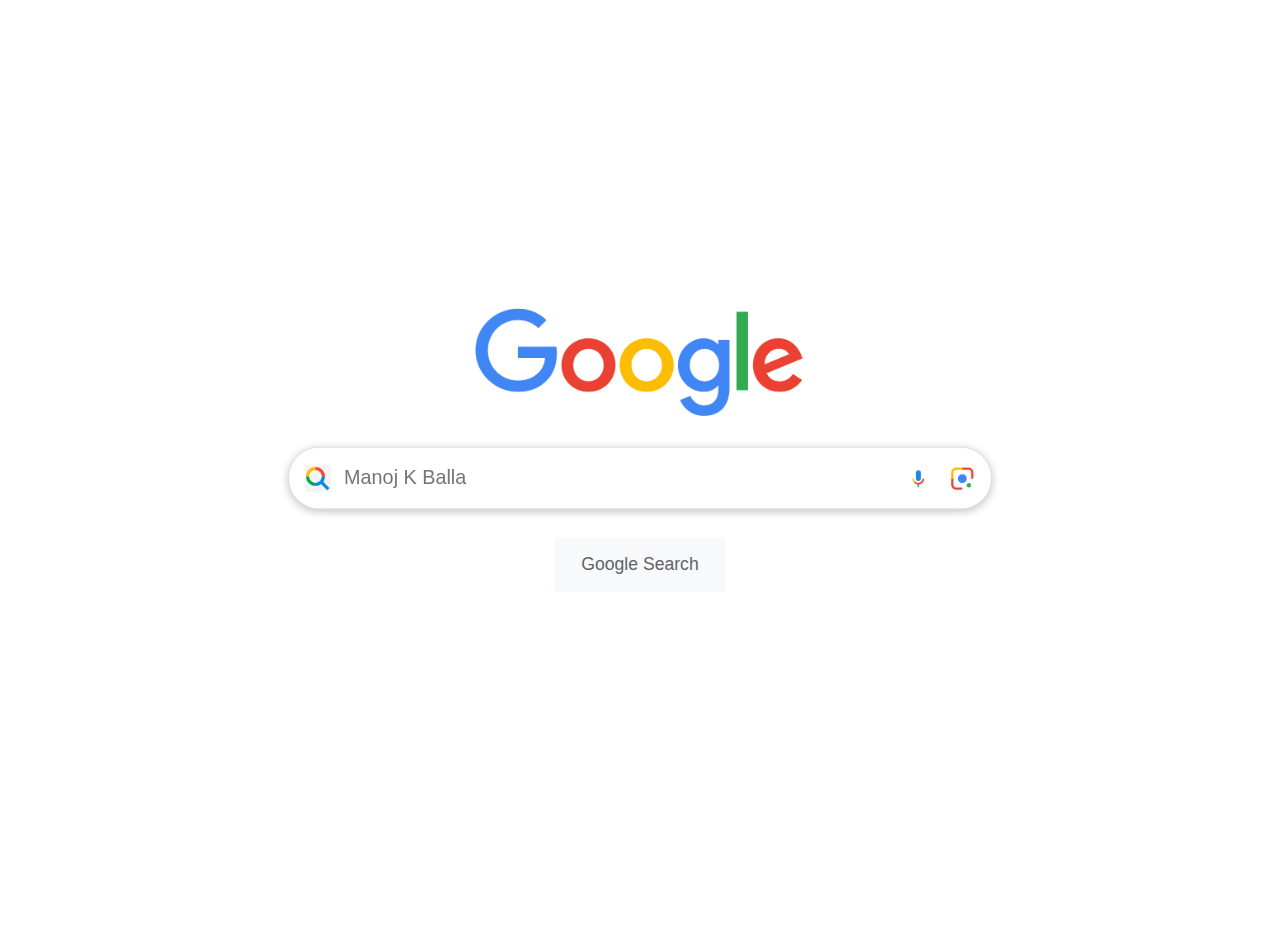
<file: index.html>
<!DOCTYPE html>
<html lang="en">
<head>
    <meta charset="UTF-8">
    <meta name="viewport" content="width=device-width, initial-scale=1.0">
    <title>Google</title>
    <link rel="stylesheet" href="https://stackpath.bootstrapcdn.com/bootstrap/4.3.1/css/bootstrap.min.css">
    <style>
        body {
            height: 100vh;
            display: flex;
            justify-content: center;
            align-items: center;
            flex-direction: column;
            background-color: #fff;
            transform: scale(1.1);
        }
        .logo {
            max-width: 300px;
            margin-bottom: 25px;
        }
        .search-bar-container {
            width: 100%;
            max-width: 640px;
            position: relative;
        }
        .search-bar {
            width: 100%;
            padding: 14px 50px;
            font-size: 18px;
            border: 1px solid #dfe1e5;
            border-radius: 28px;
            outline: none;
            box-shadow: 0 2px 8px rgba(32, 33, 36, 0.28);
        }
        .search-bar:focus {
            border-color: #4285f4;
            box-shadow: 0 2px 8px rgba(32, 33, 36, 0.28);
        }
        .search-icon, .voice-icon, .lens-icon {
            position: absolute;
            top: 50%;
            transform: translateY(-50%);
            width: 24px;
            height: 24px;
            cursor: pointer;
        }
        .search-icon {
            left: 15px;
        }
        .voice-icon {
            right: 55px;
        }
        .lens-icon {
            right: 15px;
        }
        .search-buttons-container {
            margin-top: 25px;
        }
        .search-button {
            background-color: #f8f9fa;
            border: 1px solid #f8f9fa;
            padding: 12px 24px;
            font-size: 16px;
            color: #5f6368;
            border-radius: 4px;
            cursor: pointer;
        }
        .search-button:hover {
            border: 1px solid #dadce0;
        }
    </style>
</head>
<body>
    <img class="logo" src="images/logo.png" alt="Google Logo">
    <div class="search-bar-container">
        <img class="search-icon" src="images/search.png" alt="Search Icon">
        <input type="text" id="search-bar" class="search-bar" placeholder="Manoj K Balla">
        <img class="voice-icon" src="images/voice-icon.png" alt="Voice Search">
        <img class="lens-icon" src="images/lens-icon.png" alt="Google Lens">
    </div>
    <div class="search-buttons-container">
        <button class="search-button" onclick="location.href='search-results.html'">Google Search</button>
        
    </div>
</body>
</html>
</file>
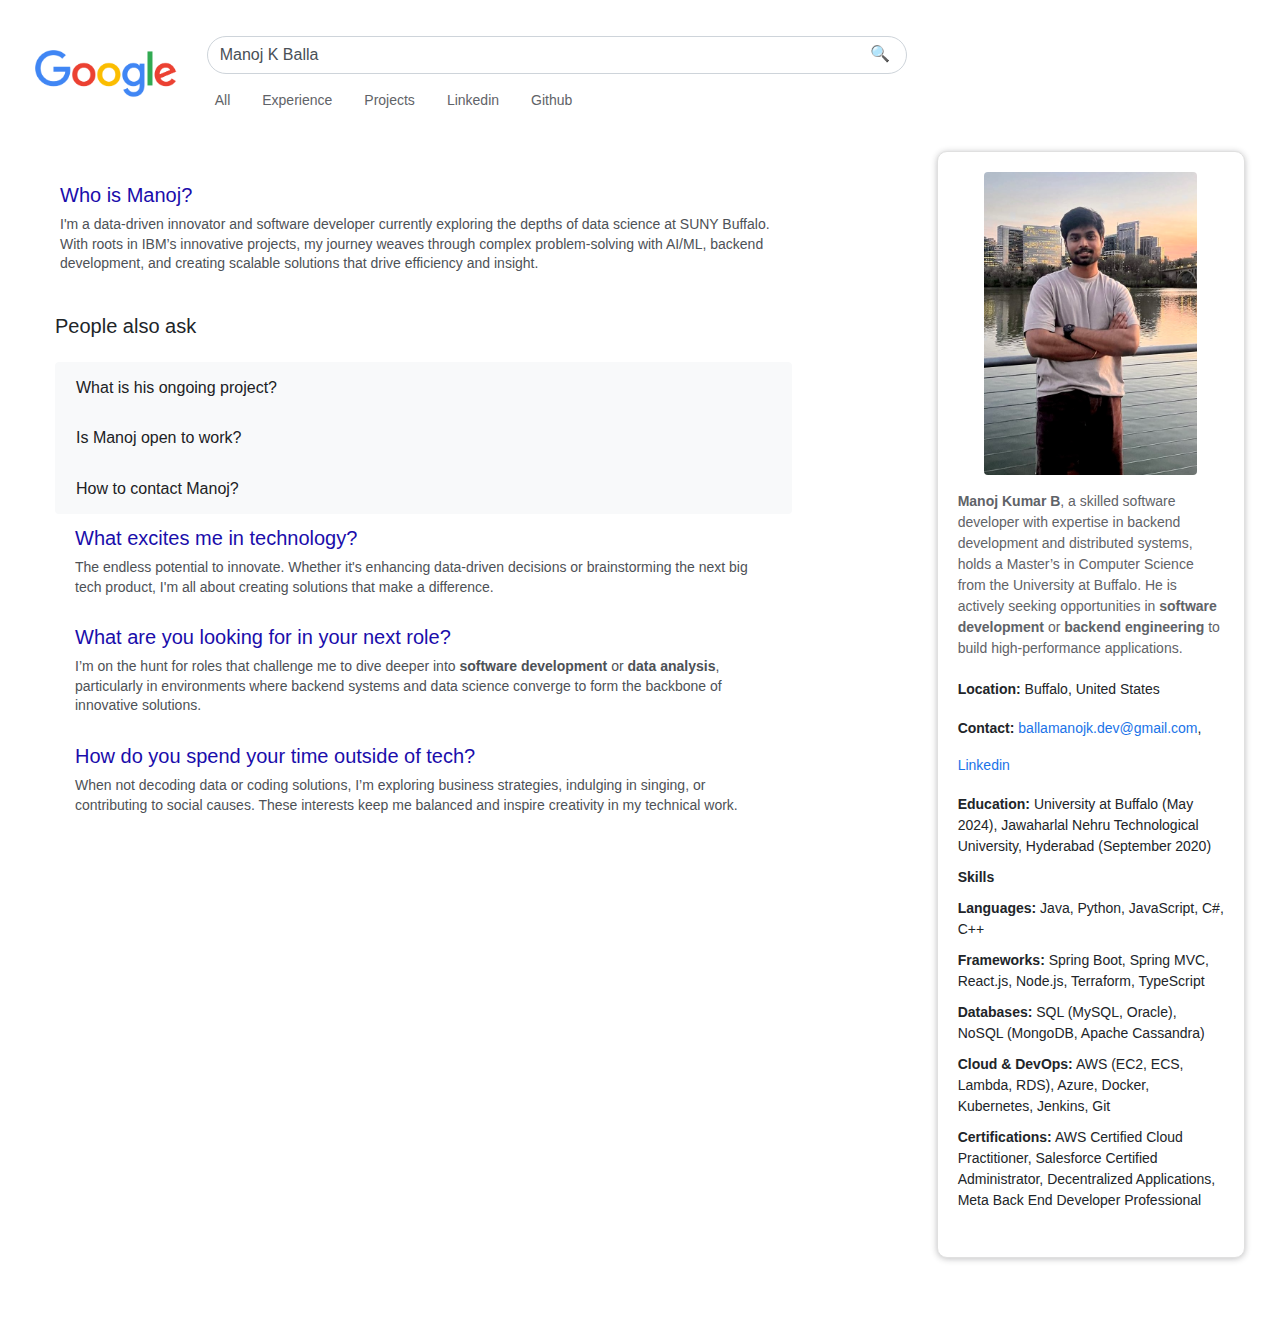
<file: about.html>
<!DOCTYPE html>
<html lang="en">
<head>
    <meta charset="UTF-8">
    <meta name="viewport" content="width=device-width, initial-scale=1.0">
    <title>Manoj K Balla - Portfolio</title>
    <link rel="stylesheet" href="https://stackpath.bootstrapcdn.com/bootstrap/4.3.1/css/bootstrap.min.css">
    <link rel="stylesheet" href="about.css">
</head>
<body>

    <header class="bg-white py-2 sticky-top">
        <div class="container-fluid">
            <div class="row align-items-center">
                <div class="col-auto">
                    <a href="index.html"><img src="images/logo.png" alt="Google Logo" class="logo"></a>
                </div>
                <div class="col">
                    <div class="input-group my-2">
                        <input type="text" class="form-control rounded-pill" placeholder="Search Google or type a URL" value="Manoj K Balla">
                        <div class="input-group-append">
                            <button class="btn btn-outline-secondary" type="button">&#x1F50D;</button>
                        </div>
                    </div>
                    <div class="d-flex justify-content-start options-bar mt-2">
                        <a href="search-results.html" class="option-link">All</a>
                        <a href="professional_experience.html" class="option-link">Experience</a>
                        <a href="projects.html" class="option-link">Projects</a>
                        <a href="https://www.linkedin.com/in/manoj6321/" class="option-link" target="_blank">Linkedin</a>
                        <a href="https://github.com/Manojkumar632001" class="option-link" target="_blank">Github</a>
                    </div>
                </div>
            </div>
        </div>
    </header>

    <main class="container my-4 main-container">
        <div class="row">
            <div class="col-lg-8">
                <section class="results-section">
                    <div class="list-group">
                        <!-- Result Item -->
                        <div class="list-group-item flex-column align-items-start">
                            <div class="d-flex w-100 justify-content-between">
                                <h5 class="mb-1"><p class="result-title">Who is Manoj?</p></h5>
                            </div>
                            <p class="mb-1 result-snippet">I'm a data-driven innovator and software developer currently exploring the depths of data science at SUNY Buffalo. With roots in IBM’s innovative projects, my journey weaves through complex problem-solving with AI/ML, backend development, and creating scalable solutions that drive efficiency and insight.</p>
                           
                        </div>

                        <!-- <div class="container">
                            <div class="row">
                              <div class="col-sm-12 col-md-8 col-lg-6 mx-auto">
                                <img src="images/pic1.jpeg" class="about-pic img-fluid rounded mb-3 mx-auto d-block">
                              </div>
                            </div>
                        </div> -->
                    </div>                         

                    <!-- Repeat the above structure for more results -->
                    <div class="container my-4">
                        <h5 class="mb-4">People also ask</h5>
                        <div id="peopleAlsoAsk" class="accordion">
                            <div class="card">
                                <div class="card-header" id="headingOne">
                                    <h5 class="mb-0">
                                        <button class="btn btn-link" data-toggle="collapse" data-target="#collapseOne" aria-expanded="true" aria-controls="collapseOne">
                                            What is his ongoing project?
                                        </button>
                                    </h5>
                                </div>
                                <div id="collapseOne" class="collapse" aria-labelledby="headingOne" data-parent="#peopleAlsoAsk">
                                    <div class="card-body">
                                        Manoj is currently working on an AI-powered Resume Screening System using Spring Boot and NLP. The system automates candidate shortlisting by matching resumes with job descriptions. It features RESTful APIs, PostgreSQL for data storage, and a microservice-based AI model for intelligent ranking, enhancing recruitment efficiency through automation and AI-driven decision-making.
                                    </div>
                                </div>
                            </div>
                            <!-- Repeat for other questions -->
                            <div class="card">
                                <div class="card-header" id="headingTwo">
                                    <h5 class="mb-0">
                                        <button class="btn btn-link" data-toggle="collapse" data-target="#collapseTwo" aria-expanded="true" aria-controls="collapseOne">
                                            Is Manoj open to work?
                                        </button>
                                    </h5>
                                </div>
                                <div id="collapseTwo" class="collapse" aria-labelledby="headingTwo" data-parent="#peopleAlsoAsk">
                                    <div class="card-body">
                                        Manoj is actively <strong>seeking full-time roles</strong> where he can leverage his expertise in <strong>software development</strong> , particularly in positions focused on backend systems, problem-solving, and innovation in the field of java development.                                        </div>
                                </div>
                            </div>
                            <div class="card">
                                <div class="card-header" id="headingTwo">
                                    <h5 class="mb-0">
                                        <button class="btn btn-link" data-toggle="collapse" data-target="#collapseThree" aria-expanded="true" aria-controls="collapseOne">
                                            How to contact Manoj?
                                        </button>
                                    </h5>
                                </div>
                                <div id="collapseThree" class="collapse" aria-labelledby="headingThree" data-parent="#peopleAlsoAsk">
                                    <div class="card-body">
                                        To connect with Manoj, you can reach out to him on <a href="https://www.linkedin.com/in/manoj6321/" target="_blank">Linkedin</a>, email him directly at <a href="mailto:ballamanojk.dev@gmail.com" target="_blank">ballamanojk.dev@gmail.com</a>. he's open to discussions about job opportunities, collaborations, or sharing insights on technology and data science.
                                </div>
                            </div>
                        </div>
                    </div>

                    <div class="list-group">
                        <!-- Result Item -->
                        <div class="list-group-item flex-column align-items-start">
                            <div class="d-flex w-100 justify-content-between">
                                <h5 class="mb-1"><p class="result-title">What excites me in technology?</p></h5>
                            </div>
                            <p class="mb-1 result-snippet">The endless potential to innovate. Whether it's enhancing data-driven decisions or brainstorming the next big tech product, I'm all about creating solutions that make a difference.</p>
                            
                        </div>

                    </div>
                        
                    <div class="list-group">
                        <!-- Result Item -->
                        <div class="list-group-item flex-column align-items-start">
                            <div class="d-flex w-100 justify-content-between">
                                <h5 class="mb-1"><p class="result-title">What are you looking for in your next role?</p></h5>
                            </div>
                            <p class="mb-1 result-snippet">I’m on the hunt for roles that challenge me to dive deeper into <strong>software development</strong> or <strong>data analysis</strong>, particularly in environments where backend systems and data science converge to form the backbone of innovative solutions.</p>
                           
                        </div>
                    </div>



                    <div class="list-group">
                        <!-- Result Item -->
                        <div class="list-group-item flex-column align-items-start">
                            <div class="d-flex w-100 justify-content-between">
                                <h5 class="mb-1"><p class="result-title">How do you spend your time outside of tech?</p></h5>
                            </div>
                            <p class="mb-1 result-snippet">When not decoding data or coding solutions, I’m exploring business strategies, indulging in singing, or contributing to social causes. These interests keep me balanced and inspire creativity in my technical work.</p>
                            
                        </div>
                    

                    </div> 
                </section>
            </div>

            <div class="col-lg-4">
                <aside class="information-card">
                    <img src="images/user_profile.jpg" alt="Manoj K Balla" class="profile-pic img-fluid rounded mb-3">
                    <!-- <p><strong>🎓 Data Science Master's Candidate, University at Buffalo | 💼 Software Developer & Former IBM Engineer</strong></h7> -->
                    <p><strong>Manoj Kumar B</strong>, a skilled software developer with expertise in backend development and distributed systems, holds a Master’s in Computer Science from the University at Buffalo. He is actively seeking opportunities in <strong>software development</strong> or <strong>backend engineering</strong> to build high-performance applications.</p>
                    <ul class="list-unstyled">
                        <li><strong>Location:</strong> Buffalo, United States</li>
                        <li><strong>Contact: </strong><a href="mailto:ballamanojk.dev@gmail.com" class="contact-link" target=”_blank”>ballamanojk.dev@gmail.com</a>, <a href="https://www.linkedin.com/in/manoj6321/" class="contact-link" target=”_blank”>Linkedin</a></li>
                        <li><strong>Education:</strong> University at Buffalo (May 2024), Jawaharlal Nehru Technological University, Hyderabad (September 2020)</li>
                        <li><strong>Skills</strong></li>
                        <li><strong>Languages:</strong> Java, Python, JavaScript, C#, C++ </li>
                        <li><strong>Frameworks:</strong> Spring Boot, Spring MVC, React.js, Node.js, Terraform, TypeScript</li>
                        <li><strong>Databases:</strong>  SQL (MySQL, Oracle), NoSQL (MongoDB, Apache Cassandra)</li>
                        <li><strong>Cloud & DevOps:</strong> AWS (EC2, ECS, Lambda, RDS), Azure, Docker, Kubernetes, Jenkins, Git</li>
                        <li><strong>Certifications:</strong> AWS Certified Cloud Practitioner, Salesforce Certified Administrator, Decentralized Applications, Meta Back End Developer Professional</li>
                    </ul>
                </aside>
            </div>
        </div>
    </main>
    <script src="https://code.jquery.com/jquery-3.3.1.slim.min.js"></script>
    <script src="https://cdnjs.cloudflare.com/ajax/libs/popper.js/1.14.7/umd/popper.min.js"></script>
    <script src="https://stackpath.bootstrapcdn.com/bootstrap/4.3.1/js/bootstrap.min.js"></script>
</body>
</html>
</file>
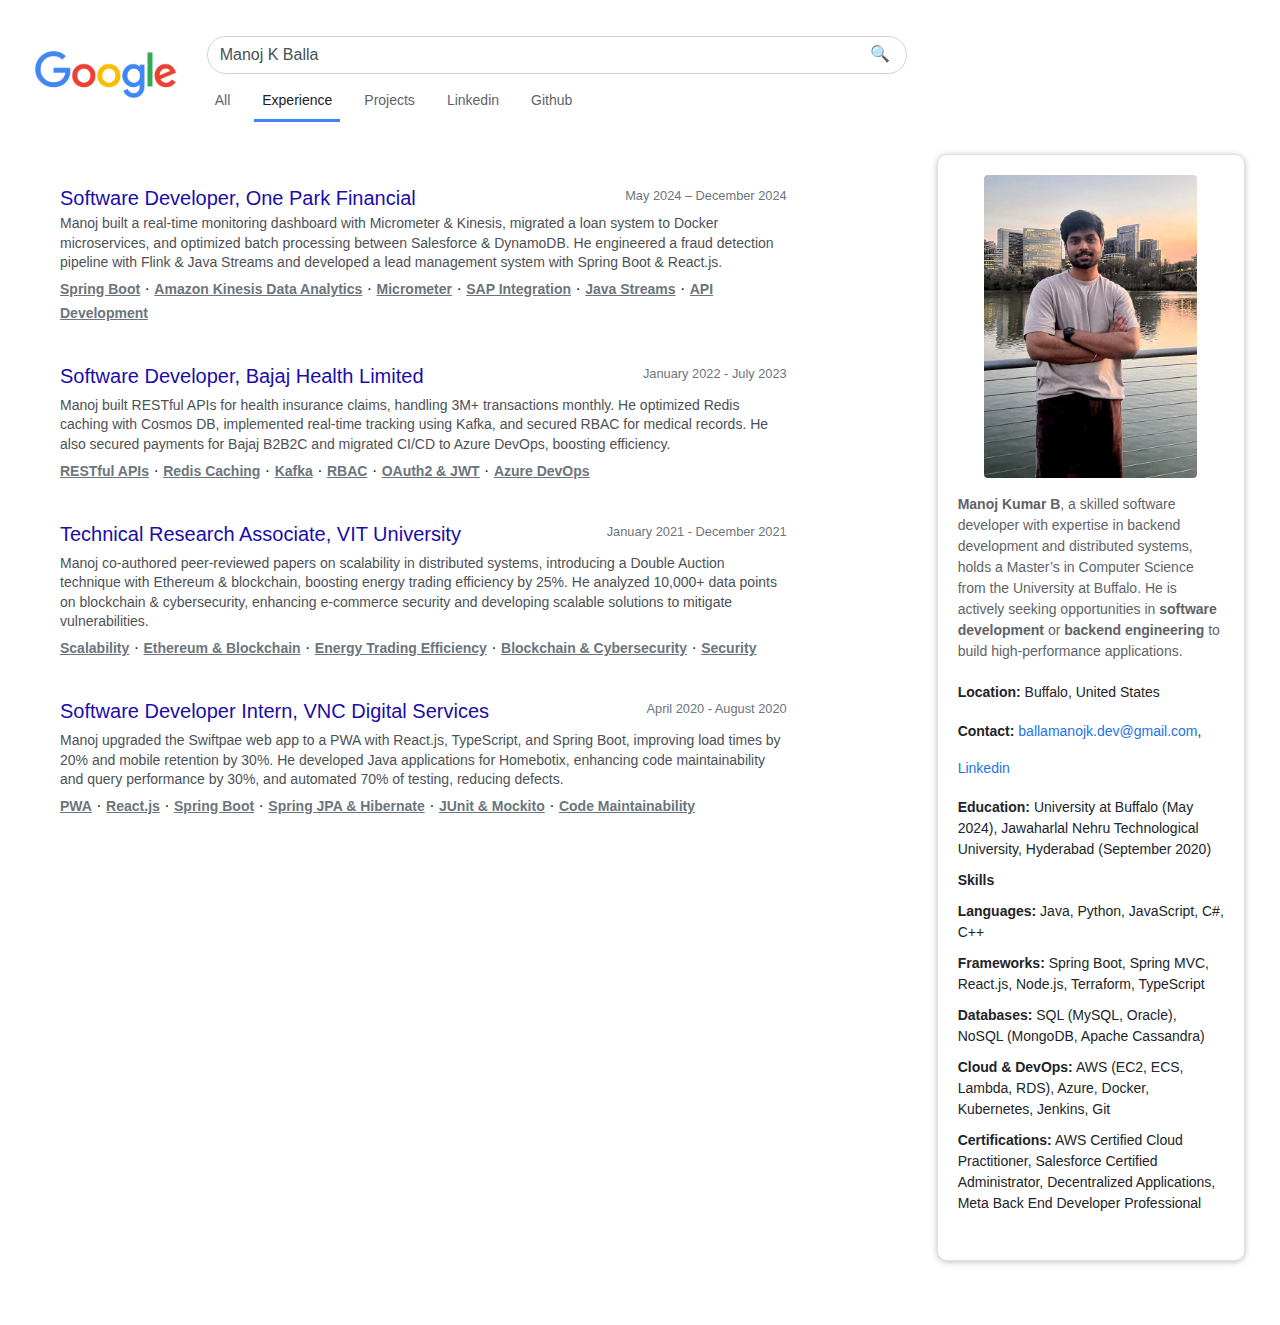
<file: professional_experience.html>
<!DOCTYPE html>
<html lang="en">
<head>
    <meta charset="UTF-8">
    <meta name="viewport" content="width=device-width, initial-scale=1.0">
    <title>Manoj K Balla - Portfolio</title>
    <link rel="stylesheet" href="https://stackpath.bootstrapcdn.com/bootstrap/4.3.1/css/bootstrap.min.css">
    <link rel="stylesheet" href="professional_experience.css">
</head>
<body>
    <header class="bg-white py-2 sticky-top">
        <div class="container-fluid">
            <div class="row align-items-center">
                <div class="col-auto">
                    <a href="index.html"><img src="images/logo.png" alt="Google Logo" class="logo"></a>
                </div>
                <div class="col">
                    <div class="input-group my-2">
                        <input type="text" class="form-control rounded-pill" placeholder="Search Google or type a URL" value="Manoj K Balla">
                        <div class="input-group-append">
                            <button class="btn btn-outline-secondary" type="button">&#x1F50D;</button>
                        </div>
                    </div>
                    <div class="d-flex justify-content-start options-bar mt-2">
                        <a href="search-results.html" class="option-link">All</a>
                        <a href="professional_experience.html" class="option-link active">Experience</a>
                        <a href="projects.html" class="option-link">Projects</a>
                        <a href="https://www.linkedin.com/in/manoj6321/" class="option-link" target="_blank">Linkedin</a>
                        <a href="https://github.com/Manojkumar632001" class="option-link" target="_blank">Github</a>
                    </div>
                </div>
            </div>
        </div>
    </header>

    <main class="container my-4 main-container">
        <div class="row">
            <div class="col-lg-8">
                <section class="results-section">
                    <div class="list-group">
                        <!-- Result Item -->
                        <div class="list-group-item flex-column align-items-start">
                            <div class="d-flex w-100 justify-content-between">
                                <h5 class="mb-1"><a href="#" class="result-title">Software Developer, One Park Financial</a></h5>
                                <small class="text-muted">May 2024 – December 2024</small>
                            </div>
                            <!-- <p class="mb-1 result-snippet"><strong>Performance Monitoring Dashboard:</strong> Built a performance monitoring dashboard using Micrometer and Amazon Kinesis Data Analytics, improving debugging and reducing issue resolution time by 50%.</p>
                            <p class="mb-1 result-snippet"><strong>Fraud Detection Pipeline:</strong> Engineered a fraud detection pipeline using Apache Flink and Java Streams, reducing event processing latency to sub-100ms and achieving 99.98% accuracy in anomaly detection across real-time payment transactions.</p> -->
                            <p class="mb-1 result-snippet">Manoj built a real-time monitoring dashboard with Micrometer & Kinesis, migrated a loan system to Docker microservices, and optimized batch processing between Salesforce & DynamoDB. He engineered a fraud detection pipeline with Flink & Java Streams and developed a lead management system with Spring Boot & React.js.</p>
                            <p><span class="result-url text-muted"><strong>Spring Boot</strong></span> &middot; <span class="result-url text-muted"><strong>Amazon Kinesis Data Analytics</strong></span> &middot; <span class="result-url text-muted"><strong>Micrometer</strong></span> &middot; <span class="result-url text-muted"><strong>SAP Integration</strong></span> &middot; <span class="result-url text-muted"><strong>Java Streams</strong></span> &middot; <span class="result-url text-muted"><strong>API Development</strong></span></p>
                        </div>
                        <!-- Repeat the above structure for more results -->
                        
                        <div class="list-group-item flex-column align-items-start">
                            <div class="d-flex w-100 justify-content-between">
                                <h5 class="mb-1"><p class="result-title">Software Developer, Bajaj Health Limited</p></h5>
                                <small class="text-muted">January 2022 - July 2023</small>
                            </div>
                            <!-- <p class="mb-1 result-snippet"><strong>Performance Monitoring Dashboard:</strong> Built a performance monitoring dashboard using Micrometer and Amazon Kinesis Data Analytics, improving debugging and reducing issue resolution time by 50%.</p>
                            <p class="mb-1 result-snippet"><strong>Fraud Detection Pipeline:</strong> Engineered a fraud detection pipeline using Apache Flink and Java Streams, reducing event processing latency to sub-100ms and achieving 99.98% accuracy in anomaly detection across real-time payment transactions.</p> -->
                            <p class="mb-1 result-snippet">Manoj built RESTful APIs for health insurance claims, handling 3M+ transactions monthly. He optimized Redis caching with Cosmos DB, implemented real-time tracking using Kafka, and secured RBAC for medical records. He also secured payments for Bajaj B2B2C and migrated CI/CD to Azure DevOps, boosting efficiency.</p>
                            <p><span class="result-url text-muted"><strong>RESTful APIs</strong></span> &middot; <span class="result-url text-muted"><strong>Redis Caching</strong></span> &middot; <span class="result-url text-muted"><strong>Kafka</strong></span> &middot; <span class="result-url text-muted"><strong>RBAC</strong></span> &middot; <span class="result-url text-muted"><strong>OAuth2 & JWT</strong></span> &middot; <span class="result-url text-muted"><strong>Azure DevOps</strong></span></p>
                        </div>


                        <div class="list-group-item flex-column align-items-start">
                            <div class="d-flex w-100 justify-content-between">
                                <h5 class="mb-1"><p class="result-title">Technical Research Associate, VIT University</p></h5>
                                <small class="text-muted">January 2021 - December 2021</small>
                            </div>
                            <!-- <p class="mb-1 result-snippet"><strong>Performance Monitoring Dashboard:</strong> Built a performance monitoring dashboard using Micrometer and Amazon Kinesis Data Analytics, improving debugging and reducing issue resolution time by 50%.</p>
                            <p class="mb-1 result-snippet"><strong>Fraud Detection Pipeline:</strong> Engineered a fraud detection pipeline using Apache Flink and Java Streams, reducing event processing latency to sub-100ms and achieving 99.98% accuracy in anomaly detection across real-time payment transactions.</p> -->
                            <p class="mb-1 result-snippet">Manoj co-authored peer-reviewed papers on scalability in distributed systems, introducing a Double Auction technique with Ethereum & blockchain, boosting energy trading efficiency by 25%. He analyzed 10,000+ data points on blockchain & cybersecurity, enhancing e-commerce security and developing scalable solutions to mitigate vulnerabilities.</p>
                            <p><span class="result-url text-muted"><strong>Scalability</strong></span> &middot; <span class="result-url text-muted"><strong>Ethereum & Blockchain</strong></span> &middot; <span class="result-url text-muted"><strong>Energy Trading Efficiency</strong></span> &middot; <span class="result-url text-muted"><strong>Blockchain & Cybersecurity</strong></span> &middot; <span class="result-url text-muted"><strong>Security</strong></span></p>
                        </div>

                        <div class="list-group-item flex-column align-items-start">
                            <div class="d-flex w-100 justify-content-between">
                                <h5 class="mb-1"><p class="result-title">Software Developer Intern, VNC Digital Services</p></h5>
                                <small class="text-muted">April 2020 - August 2020</small>
                            </div>
                            <!-- <p class="mb-1 result-snippet"><strong>Performance Monitoring Dashboard:</strong> Built a performance monitoring dashboard using Micrometer and Amazon Kinesis Data Analytics, improving debugging and reducing issue resolution time by 50%.</p>
                            <p class="mb-1 result-snippet"><strong>Fraud Detection Pipeline:</strong> Engineered a fraud detection pipeline using Apache Flink and Java Streams, reducing event processing latency to sub-100ms and achieving 99.98% accuracy in anomaly detection across real-time payment transactions.</p> -->
                            <p class="mb-1 result-snippet">Manoj upgraded the Swiftpae web app to a PWA with React.js, TypeScript, and Spring Boot, improving load times by 20% and mobile retention by 30%. He developed Java applications for Homebotix, enhancing code maintainability and query performance by 30%, and automated 70% of testing, reducing defects.</p>
                            <p><span class="result-url text-muted"><strong>PWA</strong></span> &middot; <span class="result-url text-muted"><strong>React.js</strong></span> &middot; <span class="result-url text-muted"><strong>Spring Boot</strong></span> &middot; <span class="result-url text-muted"><strong>Spring JPA & Hibernate</strong></span> &middot; <span class="result-url text-muted"><strong>JUnit & Mockito</strong></span> &middot; <span class="result-url text-muted"><strong>Code Maintainability</strong></span></p>
                        </div>


                    </div>


                </section>
            </div>

            <div class="col-lg-4">
                <aside class="information-card">
                    <img src="images/user_profile.jpg" alt="Manoj K Balla" class="profile-pic img-fluid rounded mb-3">
                    <p><strong>Manoj Kumar B</strong>, a skilled software developer with expertise in backend development and distributed systems, holds a Master’s in Computer Science from the University at Buffalo. He is actively seeking opportunities in <strong>software development</strong> or <strong>backend engineering</strong> to build high-performance applications.</p>
                    <ul class="list-unstyled">
                        <li><strong>Location:</strong> Buffalo, United States</li>
                        <li><strong>Contact: </strong><a href="mailto:ballamanojk.dev@gmail.com" class="contact-link" target=”_blank”>ballamanojk.dev@gmail.com</a>, <a href="https://www.linkedin.com/in/manoj6321/" class="contact-link" target=”_blank”>Linkedin</a></li>
                        <li><strong>Education:</strong> University at Buffalo (May 2024), Jawaharlal Nehru Technological University, Hyderabad (September 2020)</li>
                        <li><strong>Skills</strong></li>
                        <li><strong>Languages:</strong> Java, Python, JavaScript, C#, C++ </li>
                        <li><strong>Frameworks:</strong> Spring Boot, Spring MVC, React.js, Node.js, Terraform, TypeScript</li>
                        <li><strong>Databases:</strong>  SQL (MySQL, Oracle), NoSQL (MongoDB, Apache Cassandra)</li>
                        <li><strong>Cloud & DevOps:</strong> AWS (EC2, ECS, Lambda, RDS), Azure, Docker, Kubernetes, Jenkins, Git</li>
                        <li><strong>Certifications:</strong> AWS Certified Cloud Practitioner, Salesforce Certified Administrator, Decentralized Applications, Meta Back End Developer Professional</li>
                    </ul>
                </aside>
            </div>

        </div>
    </main>
    <script src="https://code.jquery.com/jquery-3.3.1.slim.min.js"></script>
    <script src="https://cdnjs.cloudflare.com/ajax/libs/popper.js/1.14.7/umd/popper.min.js"></script>
    <script src="https://stackpath.bootstrapcdn.com/bootstrap/4.3.1/js/bootstrap.min.js"></script>
</body>
</html>
</file>
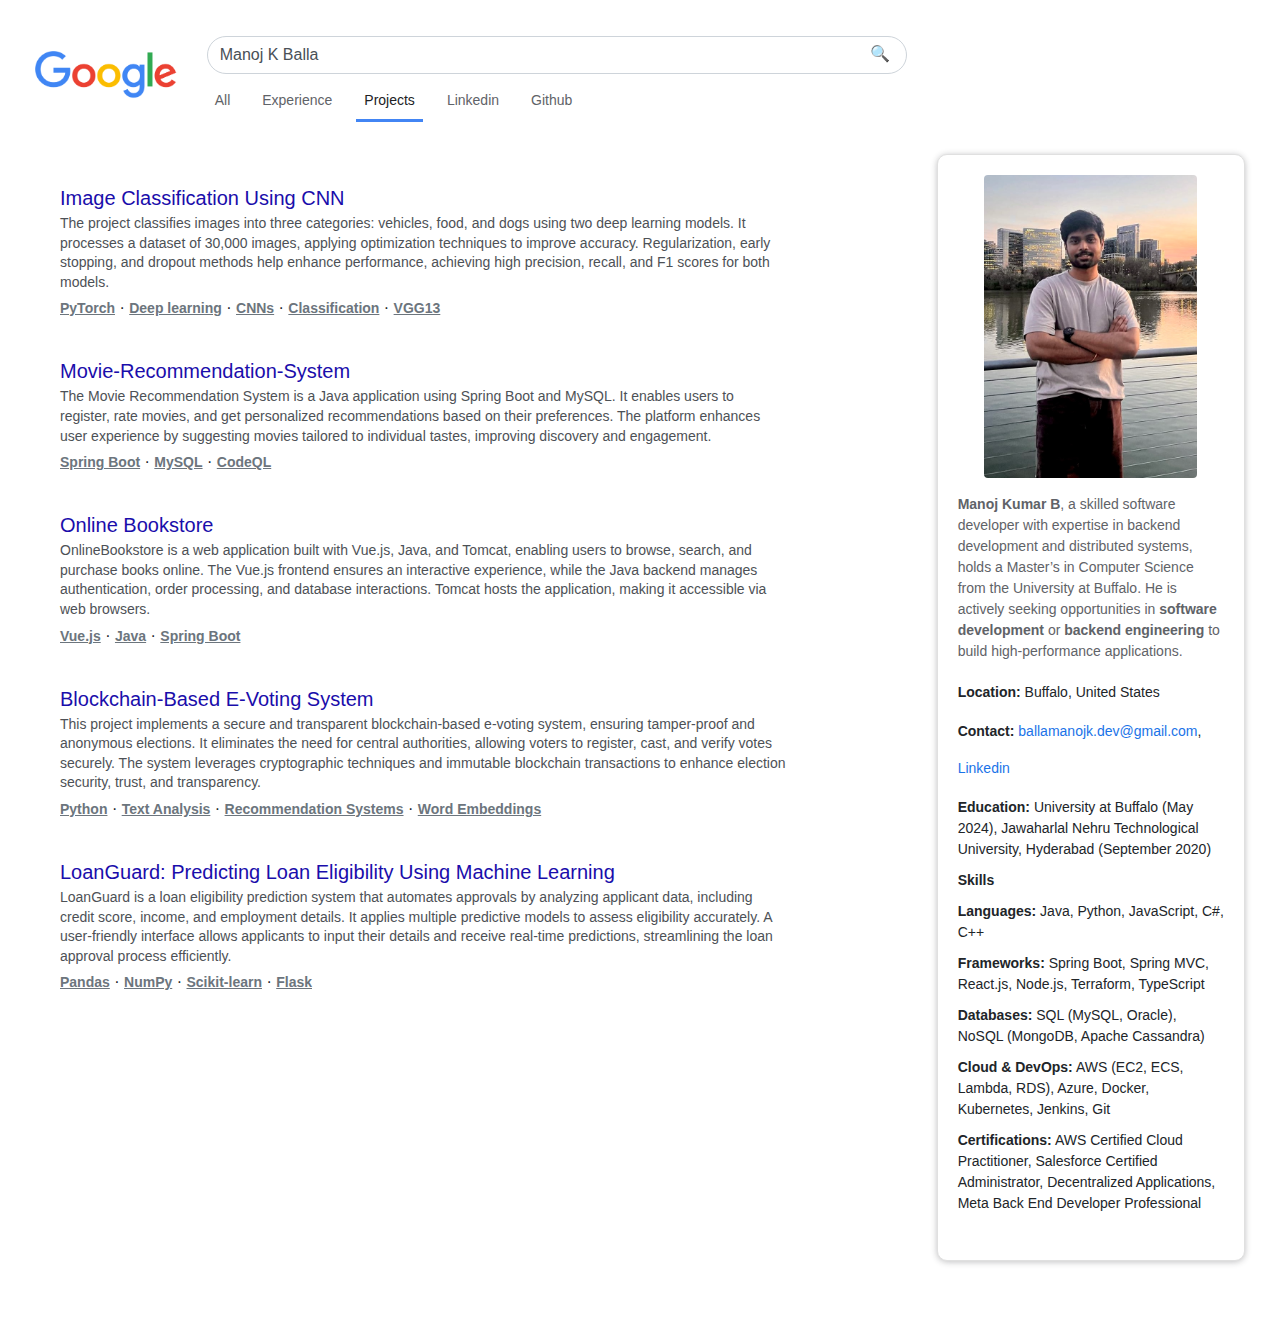
<file: projects.html>
<!DOCTYPE html>
<html lang="en">
<head>
    <meta charset="UTF-8">
    <meta name="viewport" content="width=device-width, initial-scale=1.0">
    <title>Manoj K Balla - Portfolio</title>
    <link rel="stylesheet" href="https://stackpath.bootstrapcdn.com/bootstrap/4.3.1/css/bootstrap.min.css">
    <link rel="stylesheet" href="projects.css">
</head>
<body>


  
    <header class="bg-white py-2 sticky-top">
        <div class="container-fluid">
            <div class="row align-items-center">
                <div class="col-auto">
                    <a href="index.html"><img src="images/logo.png" alt="Google Logo" class="logo"></a>
                </div>
                <div class="col">
                    <div class="input-group my-2">
                        <input type="text" class="form-control rounded-pill" placeholder="Search Google or type a URL" value="Manoj K Balla">
                        <div class="input-group-append">
                            <button class="btn btn-outline-secondary" type="button">&#x1F50D;</button>
                        </div>
                    </div>
                    <div class="d-flex justify-content-start options-bar mt-2">
                        <a href="search-results.html" class="option-link">All</a>
                        <a href="professional_experience.html" class="option-link">Experience</a>
                        <a href="projects.html" class="option-link active">Projects</a>
                        <a href="https://www.linkedin.com/in/manoj6321/" class="option-link" target="_blank">Linkedin</a>
                        <a href="https://github.com/Manojkumar632001" class="option-link" target="_blank">Github</a>
                    </div>
                </div>
            </div>
        </div>
    </header>

    <main class="container my-4 main-container">
        <div class="row">
            <div class="col-lg-8">
                <section class="results-section">
                    <div class="list-group">
                        <!-- Result Item -->
                        
                        <div class="list-group-item flex-column align-items-start">
                            <div class="d-flex w-100 justify-content-between">
                                <h5 class="mb-1"><a href="https://github.com/Manojkumar632001/Image-Classification-Using-CNN" class="result-title" target="_blank">Image Classification Using CNN</a></h5>
                                <!-- <small class="text-muted">June 2018 – August 2018</small> -->
                            </div>
                            <p class="mb-1 result-snippet">The project classifies images into three categories: vehicles, food, and dogs using two deep learning models. It processes a dataset of 30,000 images, applying optimization techniques to improve accuracy. Regularization, early stopping, and dropout methods help enhance performance, achieving high precision, recall, and F1 scores for both models.</p>
                            <p><span class="result-url text-muted"><strong>PyTorch</strong></span> &middot; <span class="result-url text-muted"><strong>Deep learning</strong></span> &middot; <span class="result-url text-muted"><strong>CNNs</strong></span> &middot; <span class="result-url text-muted"><strong>Classification</strong></span> &middot; <span class="result-url text-muted"><strong>VGG13</strong></span></p>
                            <!-- <a href="https://www.ibm.com" class="result-url text-muted">www.ibm.com</a> -->
                        </div>

                        <div class="list-group-item flex-column align-items-start">
                            <div class="d-flex w-100 justify-content-between">
                                <h5 class="mb-1"><a href="https://github.com/Manojkumar632001/Movie-Recommendation-System" class="result-title" target="_blank">Movie-Recommendation-System</a></h5>
                                <!-- <small class="text-muted">June 2018 – August 2018</small> -->
                            </div>
                            <p class="mb-1 result-snippet">The Movie Recommendation System is a Java application using Spring Boot and MySQL. It enables users to register, rate movies, and get personalized recommendations based on their preferences. The platform enhances user experience by suggesting movies tailored to individual tastes, improving discovery and engagement.</p>
                            <p><span class="result-url text-muted"><strong>Spring Boot</strong></span> &middot; <span class="result-url text-muted"><strong>MySQL</strong></span> &middot; <span class="result-url text-muted"><strong>CodeQL</strong></span></p>
                            <!-- <a href="https://www.ibm.com" class="result-url text-muted">www.ibm.com</a> -->
                        </div>

                        <div class="list-group-item flex-column align-items-start">
                            <div class="d-flex w-100 justify-content-between">
                                <h5 class="mb-1"><a href="https://github.com/Manojkumar632001/Online-Book-Store" class="result-title" target="_blank">Online Bookstore</a></h5>
                                <!-- <small class="text-muted">June 2018 – August 2018</small> -->
                            </div>
                            <p class="mb-1 result-snippet"> OnlineBookstore is a web application built with Vue.js, Java, and Tomcat, enabling users to browse, search, and purchase books online. The Vue.js frontend ensures an interactive experience, while the Java backend manages authentication, order processing, and database interactions. Tomcat hosts the application, making it accessible via web browsers.</p>
                            <p><span class="result-url text-muted"><strong>Vue.js</strong></span> &middot; <span class="result-url text-muted"><strong>Java</strong></span> &middot; <span class="result-url text-muted"><strong>Spring Boot</strong></span></p>
                          
                        </div>  

                        <!-- 444444444444444 -->
                        <div class="list-group-item flex-column align-items-start">
                            <div class="d-flex w-100 justify-content-between">
                                <h5 class="mb-1"><a href="https://github.com/Manojkumar632001/block_chain_based_evoting_system" class="result-title" target="_blank">Blockchain-Based E-Voting System</a></h5>
                                <!-- <small class="text-muted">June 2018 – August 2018</small> -->
                            </div>
                            <p class="mb-1 result-snippet">This project implements a secure and transparent blockchain-based e-voting system, ensuring tamper-proof and anonymous elections. It eliminates the need for central authorities, allowing voters to register, cast, and verify votes securely. The system leverages cryptographic techniques and immutable blockchain transactions to enhance election security, trust, and transparency.</p>
                            <p><span class="result-url text-muted"><strong>Python</strong></span> &middot; <span class="result-url text-muted"><strong>Text Analysis</strong></span> &middot; <span class="result-url text-muted"><strong>Recommendation Systems</strong></span> &middot; <span class="result-url text-muted"><strong>Word Embeddings</strong></span></p>
                            <!-- <a href="https://www.ibm.com" class="result-url text-muted">www.ibm.com</a> -->
                        </div>


                        <!-- 444444444444444 -->
                        <div class="list-group-item flex-column align-items-start">
                            <div class="d-flex w-100 justify-content-between">
                                <h5 class="mb-1"><a href="https://github.com/Manojkumar632001/LoanGuard" class="result-title" target="_blank">LoanGuard: Predicting Loan Eligibility Using Machine Learning</a></h5>
                                <!-- <small class="text-muted">June 2018 – August 2018</small> -->
                            </div>
                            <p class="mb-1 result-snippet">LoanGuard is a loan eligibility prediction system that automates approvals by analyzing applicant data, including credit score, income, and employment details. It applies multiple predictive models to assess eligibility accurately. A user-friendly interface allows applicants to input their details and receive real-time predictions, streamlining the loan approval process efficiently.</p>
                            <p><span class="result-url text-muted"><strong>Pandas</strong></span> &middot; <span class="result-url text-muted"><strong>NumPy</strong></span> &middot; <span class="result-url text-muted"><strong>Scikit-learn</strong></span> &middot; <span class="result-url text-muted"><strong>Flask</strong></span></p>
                        </div>  
                    </div>
                </section>
            </div>

            <div class="col-lg-4">
                <aside class="information-card">
                    <img src="images/user_profile.jpg" alt="Manoj K Balla" class="profile-pic img-fluid rounded mb-3">
                    <p><strong>Manoj Kumar B</strong>, a skilled software developer with expertise in backend development and distributed systems, holds a Master’s in Computer Science from the University at Buffalo. He is actively seeking opportunities in <strong>software development</strong> or <strong>backend engineering</strong> to build high-performance applications.</p>
                    <ul class="list-unstyled">
                        <li><strong>Location:</strong> Buffalo, United States</li>
                        <li><strong>Contact: </strong><a href="mailto:ballamanojk.dev@gmail.com" class="contact-link" target=”_blank”>ballamanojk.dev@gmail.com</a>, <a href="https://www.linkedin.com/in/manoj6321/" class="contact-link" target=”_blank”>Linkedin</a></li>
                        <li><strong>Education:</strong> University at Buffalo (May 2024), Jawaharlal Nehru Technological University, Hyderabad (September 2020)</li>
                        <li><strong>Skills</strong></li>
                        <li><strong>Languages:</strong> Java, Python, JavaScript, C#, C++ </li>
                        <li><strong>Frameworks:</strong> Spring Boot, Spring MVC, React.js, Node.js, Terraform, TypeScript</li>
                        <li><strong>Databases:</strong>  SQL (MySQL, Oracle), NoSQL (MongoDB, Apache Cassandra)</li>
                        <li><strong>Cloud & DevOps:</strong> AWS (EC2, ECS, Lambda, RDS), Azure, Docker, Kubernetes, Jenkins, Git</li>
                        <li><strong>Certifications:</strong> AWS Certified Cloud Practitioner, Salesforce Certified Administrator, Decentralized Applications, Meta Back End Developer Professional</li>
                    </ul>
                </aside>
            </div>

        </div>
    </main>
    <script src="https://code.jquery.com/jquery-3.3.1.slim.min.js"></script>
    <script src="https://cdnjs.cloudflare.com/ajax/libs/popper.js/1.14.7/umd/popper.min.js"></script>
    <script src="https://stackpath.bootstrapcdn.com/bootstrap/4.3.1/js/bootstrap.min.js"></script>
</body>
</html>
</file>
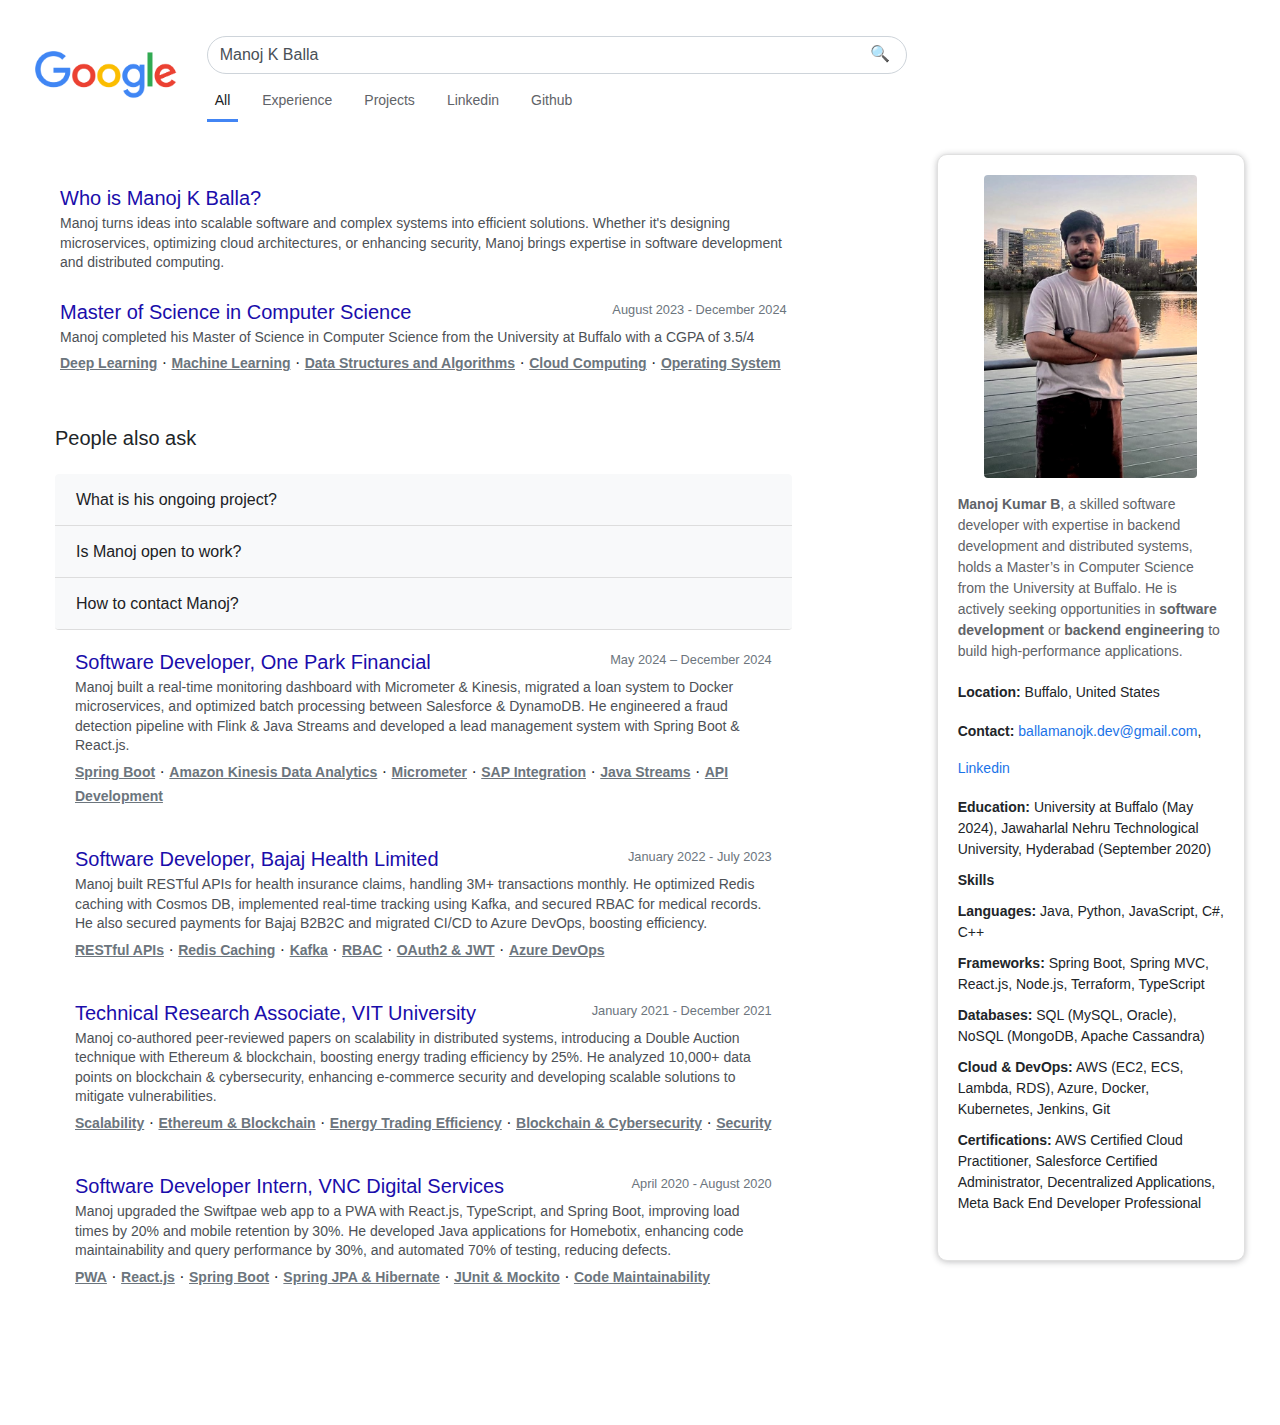
<file: search-results.html>
<!DOCTYPE html>
<html lang="en">
<head>
    <meta charset="UTF-8">
    <meta name="viewport" content="width=device-width, initial-scale=1.0">
    <title>Manoj K Balla - Portfolio</title>
    <link rel="stylesheet" href="https://stackpath.bootstrapcdn.com/bootstrap/4.3.1/css/bootstrap.min.css">
    <link rel="stylesheet" href="search-results.css">
</head>
<body>
    <header class="bg-white py-2 sticky-top">
        <div class="container-fluid">
            <div class="row align-items-center">
                <div class="col-auto">
                    <a href="index.html"><img src="images/logo.png" alt="Google Logo" class="logo"></a>
                </div>
                <div class="col">
                    <div class="input-group my-2">
                        <input type="text" class="form-control rounded-pill" placeholder="Search Google or type a URL" value="Manoj K Balla">
                        <div class="input-group-append">
                            <button class="btn btn-outline-secondary" type="button">&#x1F50D;</button>
                        </div>
                    </div>
                    <div class="d-flex justify-content-start options-bar mt-2">
                        <a href="search-results.html" class="option-link active">All</a>
                        <a href="professional_experience.html" class="option-link">Experience</a>
                        <a href="projects.html" class="option-link">Projects</a>
                        <a href="https://www.linkedin.com/in/manoj6321/" class="option-link" target="_blank">Linkedin</a>
                        <a href="https://github.com/Manojkumar632001" class="option-link" target="_blank">Github</a>
                    </div>
                </div>
            </div>
        </div>
    </header>

    <main class="container my-4 main-container">
        <div class="row">
            <div class="col-lg-8">
                <section class="results-section">
                    <div class="list-group">
                        <!-- Result Item -->
                         
                        <div class="list-group-item flex-column align-items-start">
                            <div class="d-flex w-100 justify-content-between">
                                <h5 class="mb-1"><a href="#" class="result-title">Who is Manoj K Balla?</a></h5>
                            </div>
                            <p class="mb-1 result-snippet">Manoj turns ideas into scalable software and complex systems into efficient solutions. Whether it's designing microservices, optimizing cloud architectures, or enhancing security, Manoj brings expertise in software development and distributed computing.</p>
                        </div>

                       
                        <div class="list-group-item flex-column align-items-start">
                            <div class="d-flex w-100 justify-content-between">
                                <h5 class="mb-1"><a href="#" class="result-title">Master of Science in Computer Science</a></h5>
                                <small class="text-muted">August 2023 - December 2024</small>
                            </div>
                            <p class="mb-1 result-snippet">Manoj completed his Master of Science in Computer Science from the University at Buffalo with a CGPA of 3.5/4</p>
                            
                            <p><span class="result-url text-muted"><strong>Deep Learning</strong></span> &middot; <span class="result-url text-muted"><strong>Machine Learning</strong></span> &middot; <span class="result-url text-muted"><strong>Data Structures and Algorithms</strong></span> &middot; <span class="result-url text-muted"><strong>Cloud Computing</strong></span> &middot; <span class="result-url text-muted"><strong>Operating System</strong></span></p>
                        </div> 
                    <!-- 444444444444444444444444444444444444444444444444444444444444444444444444444444 -->
                      
                    <!-- Repeat the above structure for more results -->
                        <div class="container my-4">
                            <h5 class="mb-4">People also ask </h5>
                            <div id="peopleAlsoAsk" class="accordion">
                                <div class="card">
                                    <div class="card-header" id="headingOne">
                                        <h5 class="mb-0">
                                            <button class="btn btn-link" data-toggle="collapse" data-target="#collapseOne" aria-expanded="true" aria-controls="collapseOne">
                                                What is his ongoing project?
                                            </button>
                                        </h5>
                                    </div>
                                    <div id="collapseOne" class="collapse" aria-labelledby="headingOne" data-parent="#peopleAlsoAsk">
                                        <div class="card-body">
                                            Manoj is currently working on an AI-powered Resume Screening System using Spring Boot and NLP. The system automates candidate shortlisting by matching resumes with job descriptions. It features RESTful APIs, PostgreSQL for data storage, and a microservice-based AI model for intelligent ranking, enhancing recruitment efficiency through automation and AI-driven decision-making.
                                        </div>
                                    </div>
                                </div>
                                <!-- Repeat for other questions -->
                                <div class="card">
                                    <div class="card-header" id="headingTwo">
                                        <h5 class="mb-0">
                                            <button class="btn btn-link" data-toggle="collapse" data-target="#collapseTwo" aria-expanded="true" aria-controls="collapseOne">
                                                Is Manoj open to work?
                                            </button>
                                        </h5>
                                    </div>
                                    <div id="collapseTwo" class="collapse" aria-labelledby="headingTwo" data-parent="#peopleAlsoAsk">
                                        <div class="card-body">
                                            Manoj is actively <strong>seeking full-time roles</strong> where he can leverage his expertise in <strong>software development</strong> or <strong>data analysis</strong>, particularly in positions focused on backend systems, problem-solving, and innovation in the field of data science.                                        </div>
                                    </div>
                                </div>
                                <div class="card">
                                    <div class="card-header" id="headingTwo">
                                        <h5 class="mb-0">
                                            <button class="btn btn-link" data-toggle="collapse" data-target="#collapseThree" aria-expanded="true" aria-controls="collapseOne">
                                                How to contact Manoj?
                                            </button>
                                        </h5>
                                    </div>
                                    <div id="collapseThree" class="collapse" aria-labelledby="headingThree" data-parent="#peopleAlsoAsk">
                                        <div class="card-body">
                                            To connect with Manoj, you can reach out to him on <a href="https://www.linkedin.com/in/manoj6321/" target="_blank">Linkedin</a>, email him directly at <a href="mailto:ballamanojk.dev@gmail.com" target="_blank">ballamanojk.dev@gmail.com</a>. he's open to discussions about job opportunities, collaborations, or sharing insights on technology and data science.
                                    </div>
                                </div>
                            </div>
                        </div>
                        <!-- 444444444444444444444444444444444444444444444444444444444444444444444444444444 -->
                        <h1></h1>
                        <h1></h1>
                        <h1></h1>

                        <div class="list-group-item flex-column align-items-start">
                            <div class="d-flex w-100 justify-content-between">
                                <h5 class="mb-1"><a href="professional_experience.html" class="result-title">Software Developer, One Park Financial</a></h5>
                                <small class="text-muted">May 2024 – December 2024</small>
                            </div>
                            <!-- <p class="mb-1 result-snippet"><strong>Performance Monitoring Dashboard:</strong> Built a performance monitoring dashboard using Micrometer and Amazon Kinesis Data Analytics, improving debugging and reducing issue resolution time by 50%.</p>
                            <p class="mb-1 result-snippet"><strong>Fraud Detection Pipeline:</strong> Engineered a fraud detection pipeline using Apache Flink and Java Streams, reducing event processing latency to sub-100ms and achieving 99.98% accuracy in anomaly detection across real-time payment transactions.</p> -->
                            <p class="mb-1 result-snippet">Manoj built a real-time monitoring dashboard with Micrometer & Kinesis, migrated a loan system to Docker microservices, and optimized batch processing between Salesforce & DynamoDB. He engineered a fraud detection pipeline with Flink & Java Streams and developed a lead management system with Spring Boot & React.js.</p>
                            <p><span class="result-url text-muted"><strong>Spring Boot</strong></span> &middot; <span class="result-url text-muted"><strong>Amazon Kinesis Data Analytics</strong></span> &middot; <span class="result-url text-muted"><strong>Micrometer</strong></span> &middot; <span class="result-url text-muted"><strong>SAP Integration</strong></span> &middot; <span class="result-url text-muted"><strong>Java Streams</strong></span> &middot; <span class="result-url text-muted"><strong>API Development</strong></span></p>
                        </div>

                        <div class="list-group-item flex-column align-items-start">
                            <div class="d-flex w-100 justify-content-between">
                                <h5 class="mb-1"><a href="professional_experience.html" class="result-title">Software Developer, Bajaj Health Limited</a></h5>
                               
                                <small class="text-muted">January 2022 - July 2023</small>
                            </div>
                            <!-- <p class="mb-1 result-snippet"><strong>Performance Monitoring Dashboard:</strong> Built a performance monitoring dashboard using Micrometer and Amazon Kinesis Data Analytics, improving debugging and reducing issue resolution time by 50%.</p>
                            <p class="mb-1 result-snippet"><strong>Fraud Detection Pipeline:</strong> Engineered a fraud detection pipeline using Apache Flink and Java Streams, reducing event processing latency to sub-100ms and achieving 99.98% accuracy in anomaly detection across real-time payment transactions.</p> -->
                            <p class="mb-1 result-snippet">Manoj built RESTful APIs for health insurance claims, handling 3M+ transactions monthly. He optimized Redis caching with Cosmos DB, implemented real-time tracking using Kafka, and secured RBAC for medical records. He also secured payments for Bajaj B2B2C and migrated CI/CD to Azure DevOps, boosting efficiency.</p>
                            <p><span class="result-url text-muted"><strong>RESTful APIs</strong></span> &middot; <span class="result-url text-muted"><strong>Redis Caching</strong></span> &middot; <span class="result-url text-muted"><strong>Kafka</strong></span> &middot; <span class="result-url text-muted"><strong>RBAC</strong></span> &middot; <span class="result-url text-muted"><strong>OAuth2 & JWT</strong></span> &middot; <span class="result-url text-muted"><strong>Azure DevOps</strong></span></p>
                        </div>

                        <div class="list-group-item flex-column align-items-start">
                            <div class="d-flex w-100 justify-content-between">
                                <h5 class="mb-1"><a href="professional_experience.html" class="result-title">Technical Research Associate, VIT University</a></h5>
                                <small class="text-muted">January 2021 - December 2021</small>
                            </div>
                            <!-- <p class="mb-1 result-snippet"><strong>Performance Monitoring Dashboard:</strong> Built a performance monitoring dashboard using Micrometer and Amazon Kinesis Data Analytics, improving debugging and reducing issue resolution time by 50%.</p>
                            <p class="mb-1 result-snippet"><strong>Fraud Detection Pipeline:</strong> Engineered a fraud detection pipeline using Apache Flink and Java Streams, reducing event processing latency to sub-100ms and achieving 99.98% accuracy in anomaly detection across real-time payment transactions.</p> -->
                            <p class="mb-1 result-snippet">Manoj co-authored peer-reviewed papers on scalability in distributed systems, introducing a Double Auction technique with Ethereum & blockchain, boosting energy trading efficiency by 25%. He analyzed 10,000+ data points on blockchain & cybersecurity, enhancing e-commerce security and developing scalable solutions to mitigate vulnerabilities.</p>
                            <p><span class="result-url text-muted"><strong>Scalability</strong></span> &middot; <span class="result-url text-muted"><strong>Ethereum & Blockchain</strong></span> &middot; <span class="result-url text-muted"><strong>Energy Trading Efficiency</strong></span> &middot; <span class="result-url text-muted"><strong>Blockchain & Cybersecurity</strong></span> &middot; <span class="result-url text-muted"><strong>Security</strong></span></p>
                        </div>

                        <div class="list-group-item flex-column align-items-start">
                            <div class="d-flex w-100 justify-content-between">
                                <h5 class="mb-1"><a href="professional_experience.html" class="result-title">Software Developer Intern, VNC Digital Services</a></h5>
                                <small class="text-muted">April 2020 - August 2020</small>
                            </div>
                            <!-- <p class="mb-1 result-snippet"><strong>Performance Monitoring Dashboard:</strong> Built a performance monitoring dashboard using Micrometer and Amazon Kinesis Data Analytics, improving debugging and reducing issue resolution time by 50%.</p>
                            <p class="mb-1 result-snippet"><strong>Fraud Detection Pipeline:</strong> Engineered a fraud detection pipeline using Apache Flink and Java Streams, reducing event processing latency to sub-100ms and achieving 99.98% accuracy in anomaly detection across real-time payment transactions.</p> -->
                            <p class="mb-1 result-snippet">Manoj upgraded the Swiftpae web app to a PWA with React.js, TypeScript, and Spring Boot, improving load times by 20% and mobile retention by 30%. He developed Java applications for Homebotix, enhancing code maintainability and query performance by 30%, and automated 70% of testing, reducing defects.</p>
                            <p><span class="result-url text-muted"><strong>PWA</strong></span> &middot; <span class="result-url text-muted"><strong>React.js</strong></span> &middot; <span class="result-url text-muted"><strong>Spring Boot</strong></span> &middot; <span class="result-url text-muted"><strong>Spring JPA & Hibernate</strong></span> &middot; <span class="result-url text-muted"><strong>JUnit & Mockito</strong></span> &middot; <span class="result-url text-muted"><strong>Code Maintainability</strong></span></p>
                        </div>

                    </div>
                </section>
            </div>

            <div class="col-lg-4">
                <aside class="information-card">
                    <img src="images/user_profile.jpg" alt="Manoj K Balla" class="profile-pic img-fluid rounded mb-3">
                    <p><strong>Manoj Kumar B</strong>, a skilled software developer with expertise in backend development and distributed systems, holds a Master’s in Computer Science from the University at Buffalo. He is actively seeking opportunities in <strong>software development</strong> or <strong>backend engineering</strong> to build high-performance applications.</p>
                    <ul class="list-unstyled">
                        <li><strong>Location:</strong> Buffalo, United States</li>
                        <li><strong>Contact: </strong><a href="mailto:ballamanojk.dev@gmail.com" class="contact-link" target=”_blank”>ballamanojk.dev@gmail.com</a>, <a href="https://www.linkedin.com/in/manoj6321/" class="contact-link" target=”_blank”>Linkedin</a></li>
                        <li><strong>Education:</strong> University at Buffalo (May 2024), Jawaharlal Nehru Technological University, Hyderabad (September 2020)</li>
                        <li><strong>Skills</strong></li>
                        <li><strong>Languages:</strong> Java, Python, JavaScript, C#, C++ </li>
                        <li><strong>Frameworks:</strong> Spring Boot, Spring MVC, React.js, Node.js, Terraform, TypeScript</li>
                        <li><strong>Databases:</strong>  SQL (MySQL, Oracle), NoSQL (MongoDB, Apache Cassandra)</li>
                        <li><strong>Cloud & DevOps:</strong> AWS (EC2, ECS, Lambda, RDS), Azure, Docker, Kubernetes, Jenkins, Git</li>
                        <li><strong>Certifications:</strong> AWS Certified Cloud Practitioner, Salesforce Certified Administrator, Decentralized Applications, Meta Back End Developer Professional</li>
                    </ul>
                </aside>
            </div>

        </div>
    </main>
    <script src="https://code.jquery.com/jquery-3.3.1.slim.min.js"></script>
    <script src="https://cdnjs.cloudflare.com/ajax/libs/popper.js/1.14.7/umd/popper.min.js"></script>
    <script src="https://stackpath.bootstrapcdn.com/bootstrap/4.3.1/js/bootstrap.min.js"></script>
</body>
</html>
</file>
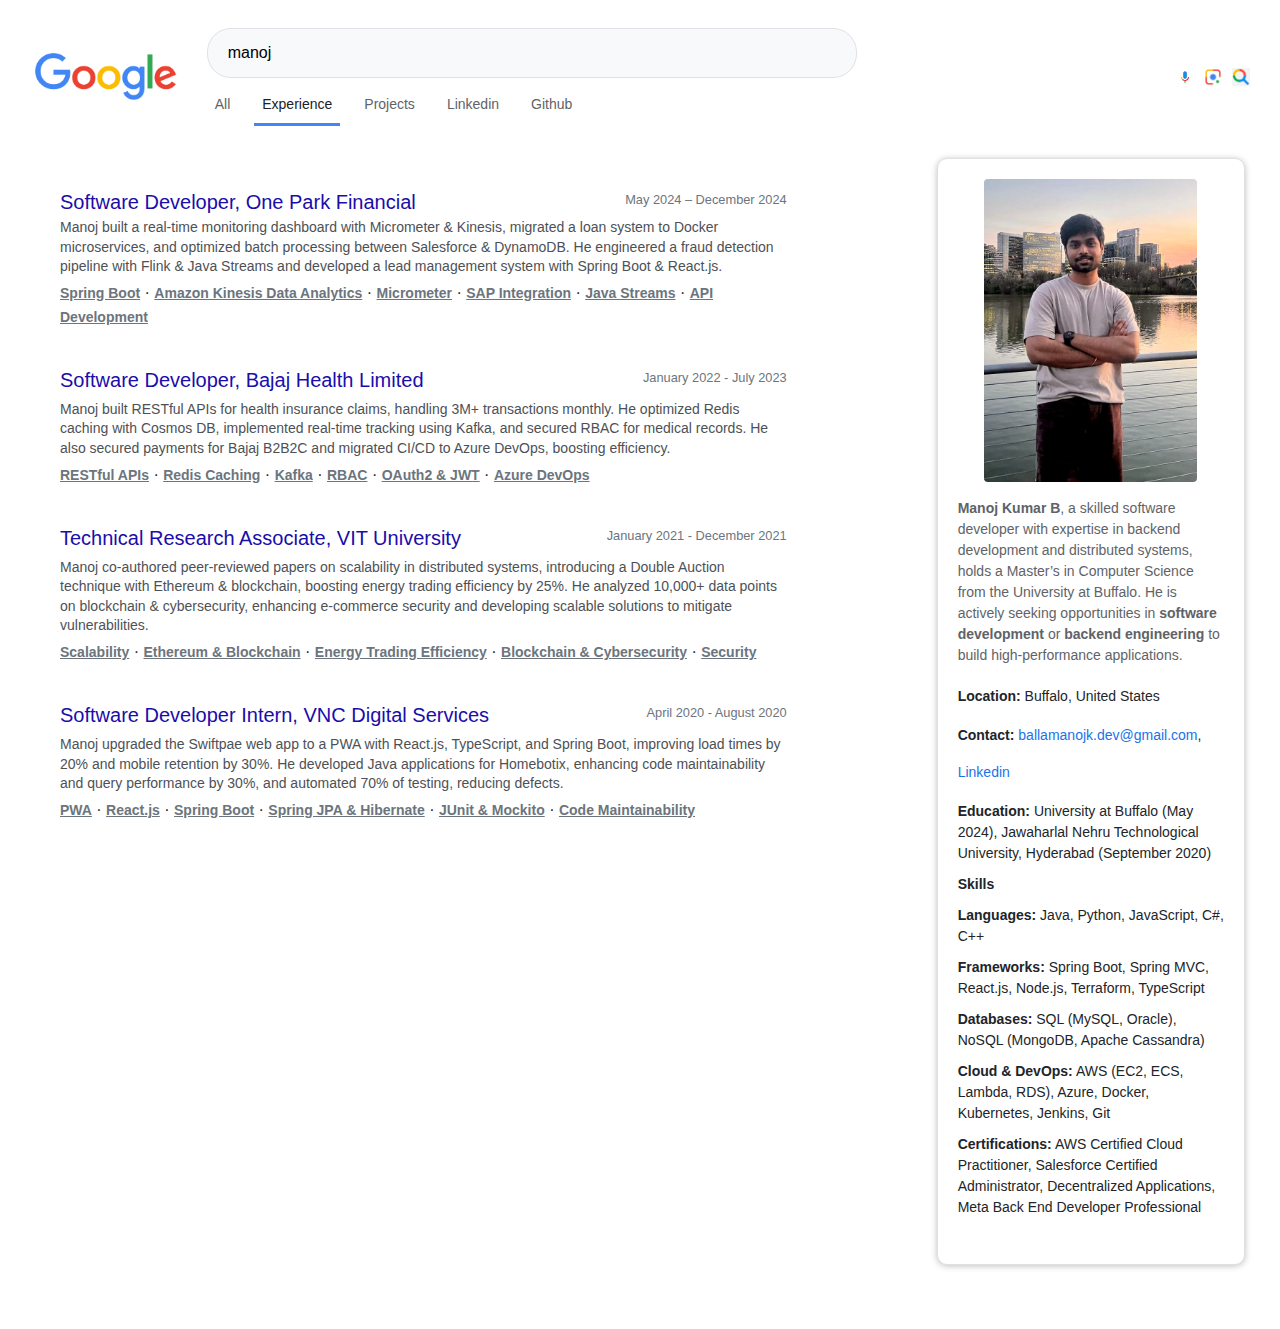
<file: testing.html>
<!DOCTYPE html>
<html lang="en">
<head>
    <meta charset="UTF-8">
    <meta name="viewport" content="width=device-width, initial-scale=1.0">
    <title>Manoj K Balla - Portfolio</title>
    <link rel="stylesheet" href="https://stackpath.bootstrapcdn.com/bootstrap/4.3.1/css/bootstrap.min.css">
    <link rel="stylesheet" href="professional_experience.css">
</head>
<style>
    .search-container {
            width: 100%;
            max-width: 650px;
            align-self: left;
            /* position: relative; */
        }

.search-input {
    width: 100%;
    background: #f8f9fa;
    border: 1px solid #dfe1e5;
    padding: 12px 50px 12px 20px;
    font-size: 16px;
    border-radius: 24px;
    outline: none;
}

.search-input:focus {
    background: #fff;
    border-color: #dfe1e5;
    box-shadow: 0 1px 6px rgba(32, 33, 36, 0.28);
}

/* Icons inside search bar */
.search-icons {
    position: absolute;
    right: 10px;
    top: 50%;
    transform: translateY(-50%);
    display: flex;
    align-items: center;
    gap: 10px;
}

.search-icons img {
    height: 18px;
    cursor: pointer;
}

</style>
<body>
    <header class="bg-white py-2 sticky-top">
        <div class="container-fluid">
            <div class="row align-items-center">
                <div class="col-auto">
                    <a href="index.html"><img src="images/logo.png" alt="Google Logo" class="logo"></a>
                </div>
                <div class="col">


                    <div class="search-container">
                        <input type="text" class="search-input" value="manoj">
                        <div class="search-icons">
                            <img src="images/voice-icon.png" alt="Voice Search"> <!-- Mic Icon -->
                            <img src="images/lens-icon.png"  alt="Google Lens"> <!-- Google Lens -->
                            <img src="images/search.png" alt="Search"> <!-- Correct Search Icon -->
                        </div>
                    </div>


                    <div class="d-flex justify-content-start options-bar mt-2">
                        <a href="search-results.html" class="option-link">All</a>
                        <a href="professional_experience.html" class="option-link active">Experience</a>
                        <a href="projects.html" class="option-link">Projects</a>
                        <a href="https://www.linkedin.com/in/manoj6321/" class="option-link" target="_blank">Linkedin</a>
                        <a href="https://github.com/Manojkumar632001" class="option-link" target="_blank">Github</a>
                    </div>
                </div>
            </div>
        </div>
    </header>

    <main class="container my-4 main-container">
        <div class="row">
            <div class="col-lg-8">
                <section class="results-section">
                    <div class="list-group">
                        <!-- Result Item -->
                        <div class="list-group-item flex-column align-items-start">
                            <div class="d-flex w-100 justify-content-between">
                                <h5 class="mb-1"><a href="#" class="result-title">Software Developer, One Park Financial</a></h5>
                                <small class="text-muted">May 2024 – December 2024</small>
                            </div>
                            <!-- <p class="mb-1 result-snippet"><strong>Performance Monitoring Dashboard:</strong> Built a performance monitoring dashboard using Micrometer and Amazon Kinesis Data Analytics, improving debugging and reducing issue resolution time by 50%.</p>
                            <p class="mb-1 result-snippet"><strong>Fraud Detection Pipeline:</strong> Engineered a fraud detection pipeline using Apache Flink and Java Streams, reducing event processing latency to sub-100ms and achieving 99.98% accuracy in anomaly detection across real-time payment transactions.</p> -->
                            <p class="mb-1 result-snippet">Manoj built a real-time monitoring dashboard with Micrometer & Kinesis, migrated a loan system to Docker microservices, and optimized batch processing between Salesforce & DynamoDB. He engineered a fraud detection pipeline with Flink & Java Streams and developed a lead management system with Spring Boot & React.js.</p>
                            <p><span class="result-url text-muted"><strong>Spring Boot</strong></span> &middot; <span class="result-url text-muted"><strong>Amazon Kinesis Data Analytics</strong></span> &middot; <span class="result-url text-muted"><strong>Micrometer</strong></span> &middot; <span class="result-url text-muted"><strong>SAP Integration</strong></span> &middot; <span class="result-url text-muted"><strong>Java Streams</strong></span> &middot; <span class="result-url text-muted"><strong>API Development</strong></span></p>
                        </div>
                        <!-- Repeat the above structure for more results -->
                        
                        <div class="list-group-item flex-column align-items-start">
                            <div class="d-flex w-100 justify-content-between">
                                <h5 class="mb-1"><p class="result-title">Software Developer, Bajaj Health Limited</p></h5>
                                <small class="text-muted">January 2022 - July 2023</small>
                            </div>
                            <!-- <p class="mb-1 result-snippet"><strong>Performance Monitoring Dashboard:</strong> Built a performance monitoring dashboard using Micrometer and Amazon Kinesis Data Analytics, improving debugging and reducing issue resolution time by 50%.</p>
                            <p class="mb-1 result-snippet"><strong>Fraud Detection Pipeline:</strong> Engineered a fraud detection pipeline using Apache Flink and Java Streams, reducing event processing latency to sub-100ms and achieving 99.98% accuracy in anomaly detection across real-time payment transactions.</p> -->
                            <p class="mb-1 result-snippet">Manoj built RESTful APIs for health insurance claims, handling 3M+ transactions monthly. He optimized Redis caching with Cosmos DB, implemented real-time tracking using Kafka, and secured RBAC for medical records. He also secured payments for Bajaj B2B2C and migrated CI/CD to Azure DevOps, boosting efficiency.</p>
                            <p><span class="result-url text-muted"><strong>RESTful APIs</strong></span> &middot; <span class="result-url text-muted"><strong>Redis Caching</strong></span> &middot; <span class="result-url text-muted"><strong>Kafka</strong></span> &middot; <span class="result-url text-muted"><strong>RBAC</strong></span> &middot; <span class="result-url text-muted"><strong>OAuth2 & JWT</strong></span> &middot; <span class="result-url text-muted"><strong>Azure DevOps</strong></span></p>
                        </div>


                        <div class="list-group-item flex-column align-items-start">
                            <div class="d-flex w-100 justify-content-between">
                                <h5 class="mb-1"><p class="result-title">Technical Research Associate, VIT University</p></h5>
                                <small class="text-muted">January 2021 - December 2021</small>
                            </div>
                            <!-- <p class="mb-1 result-snippet"><strong>Performance Monitoring Dashboard:</strong> Built a performance monitoring dashboard using Micrometer and Amazon Kinesis Data Analytics, improving debugging and reducing issue resolution time by 50%.</p>
                            <p class="mb-1 result-snippet"><strong>Fraud Detection Pipeline:</strong> Engineered a fraud detection pipeline using Apache Flink and Java Streams, reducing event processing latency to sub-100ms and achieving 99.98% accuracy in anomaly detection across real-time payment transactions.</p> -->
                            <p class="mb-1 result-snippet">Manoj co-authored peer-reviewed papers on scalability in distributed systems, introducing a Double Auction technique with Ethereum & blockchain, boosting energy trading efficiency by 25%. He analyzed 10,000+ data points on blockchain & cybersecurity, enhancing e-commerce security and developing scalable solutions to mitigate vulnerabilities.</p>
                            <p><span class="result-url text-muted"><strong>Scalability</strong></span> &middot; <span class="result-url text-muted"><strong>Ethereum & Blockchain</strong></span> &middot; <span class="result-url text-muted"><strong>Energy Trading Efficiency</strong></span> &middot; <span class="result-url text-muted"><strong>Blockchain & Cybersecurity</strong></span> &middot; <span class="result-url text-muted"><strong>Security</strong></span></p>
                        </div>

                        <div class="list-group-item flex-column align-items-start">
                            <div class="d-flex w-100 justify-content-between">
                                <h5 class="mb-1"><p class="result-title">Software Developer Intern, VNC Digital Services</p></h5>
                                <small class="text-muted">April 2020 - August 2020</small>
                            </div>
                            <!-- <p class="mb-1 result-snippet"><strong>Performance Monitoring Dashboard:</strong> Built a performance monitoring dashboard using Micrometer and Amazon Kinesis Data Analytics, improving debugging and reducing issue resolution time by 50%.</p>
                            <p class="mb-1 result-snippet"><strong>Fraud Detection Pipeline:</strong> Engineered a fraud detection pipeline using Apache Flink and Java Streams, reducing event processing latency to sub-100ms and achieving 99.98% accuracy in anomaly detection across real-time payment transactions.</p> -->
                            <p class="mb-1 result-snippet">Manoj upgraded the Swiftpae web app to a PWA with React.js, TypeScript, and Spring Boot, improving load times by 20% and mobile retention by 30%. He developed Java applications for Homebotix, enhancing code maintainability and query performance by 30%, and automated 70% of testing, reducing defects.</p>
                            <p><span class="result-url text-muted"><strong>PWA</strong></span> &middot; <span class="result-url text-muted"><strong>React.js</strong></span> &middot; <span class="result-url text-muted"><strong>Spring Boot</strong></span> &middot; <span class="result-url text-muted"><strong>Spring JPA & Hibernate</strong></span> &middot; <span class="result-url text-muted"><strong>JUnit & Mockito</strong></span> &middot; <span class="result-url text-muted"><strong>Code Maintainability</strong></span></p>
                        </div>


                    </div>


                </section>
            </div>

            <div class="col-lg-4">
                <aside class="information-card">
                    <img src="images/user_profile.jpg" alt="Manoj K Balla" class="profile-pic img-fluid rounded mb-3">
                    <p><strong>Manoj Kumar B</strong>, a skilled software developer with expertise in backend development and distributed systems, holds a Master’s in Computer Science from the University at Buffalo. He is actively seeking opportunities in <strong>software development</strong> or <strong>backend engineering</strong> to build high-performance applications.</p>
                    <ul class="list-unstyled">
                        <li><strong>Location:</strong> Buffalo, United States</li>
                        <li><strong>Contact: </strong><a href="mailto:ballamanojk.dev@gmail.com" class="contact-link" target=”_blank”>ballamanojk.dev@gmail.com</a>, <a href="https://www.linkedin.com/in/manoj6321/" class="contact-link" target=”_blank”>Linkedin</a></li>
                        <li><strong>Education:</strong> University at Buffalo (May 2024), Jawaharlal Nehru Technological University, Hyderabad (September 2020)</li>
                        <li><strong>Skills</strong></li>
                        <li><strong>Languages:</strong> Java, Python, JavaScript, C#, C++ </li>
                        <li><strong>Frameworks:</strong> Spring Boot, Spring MVC, React.js, Node.js, Terraform, TypeScript</li>
                        <li><strong>Databases:</strong>  SQL (MySQL, Oracle), NoSQL (MongoDB, Apache Cassandra)</li>
                        <li><strong>Cloud & DevOps:</strong> AWS (EC2, ECS, Lambda, RDS), Azure, Docker, Kubernetes, Jenkins, Git</li>
                        <li><strong>Certifications:</strong> AWS Certified Cloud Practitioner, Salesforce Certified Administrator, Decentralized Applications, Meta Back End Developer Professional</li>
                    </ul>
                </aside>
            </div>

        </div>
    </main>
    <script src="https://code.jquery.com/jquery-3.3.1.slim.min.js"></script>
    <script src="https://cdnjs.cloudflare.com/ajax/libs/popper.js/1.14.7/umd/popper.min.js"></script>
    <script src="https://stackpath.bootstrapcdn.com/bootstrap/4.3.1/js/bootstrap.min.js"></script>
</body>
</html>
</file>
<file: about.css>
body, html {
    background-color: #ffffff;
    font-family: Arial, sans-serif;
    padding: 10px;
}

.logo {
    height: 48px; /* Adjust the size as per your logo */
    width: auto; /* Keep the logo's aspect ratio */
}

.input-group {
    position: relative;
    align-self: left;
    width: 100%;
    max-width: 700px;
}

.input-group .form-control {
    width: 100%; /* Full width */
    align-self: left;
}

.input-group-append {
    position: absolute;
    right: 5px;
    border: transparent;
}

.btn-outline-secondary {
    border: transparent;
    /* Other styles from Bootstrap */
}

.options-bar {
    overflow-x: auto;
}

.option-link {
    display: inline-block;
    margin-right: 16px;
    color: #5f6368;
    padding: 8px;
    text-decoration: none;
    font-size: 14px;
}

.option-link.active {
    color: #202124;
    border-bottom: 3px solid #4285f4; /* Google's blue */
}

.results-section, .information-card {
    background-color: #fff;
    padding: 20px;
    margin-bottom: 20px;
    border-radius: 8px;
    /* box-shadow: 0 1px 6px rgba(32, 33, 36, 0.28); */

}

.information-card {
    background-color: #ffffff;
    border: 1px solid #e0e0e0;
    padding: 20px;
    border-radius: 10px;
    box-shadow: 0 1px 6px rgba(32, 33, 36, 0.28);
    margin-bottom: 20px;
    margin-left: 5rem;
    display: flex;
    flex-direction: column;
    
}

.information-card .profile-pic {
    display: flex;
    flex-direction: column;
    width: 80%; /* Adjust as needed */
    height: 100%; /* Adjust as needed */
    margin-bottom: 20px;
    align-self: center;
}

.information-card h2 {
    margin-bottom: 15px;
    color: #202124;
    font-size: 24px;
}

.information-card p {
    font-size: 14px;
    color: #5f6368;
    margin-bottom: 20px;
}

.information-card ul {
    padding-left: 0;
    list-style-type: none;
}

.information-card li {
    font-size: 14px;
    margin-bottom: 10px;
}

.information-card .contact-link {
    display: inline-block;
    color: #1a73e8;
    text-decoration: none;
    padding: 8px 0;
}

.information-card .contact-link:hover {
    text-decoration: underline;
}

.main-container {
    padding-left: 0; /* Removes padding from the left */
    margin-left: 0; /* 11rem Removes margin from the left */
    max-width:fit-content;
}
/* ... existing styles ... */

.results-section .list-group-item {
    border: none; /* Remove the default border */
    border-radius: 0; /* No border radius for a flat design */
    padding: .75rem 1.25rem; /* Standard padding around the content */
    max-width: 90;
}   

/* Remove the default list group link styling */
.results-section .list-group-item .result-title, .results-section .list-group-item .result-url {
    color: #1a0dab; /* Google link blue */
    text-decoration: underline; /* No underline by default */
}

.results-section .list-group-item .result-title:hover, .results-section .list-group-item .result-url:hover {
    text-decoration: underline; /* Underline on hover, like Google */
}

.results-section .list-group-item .result-title {
    font-size: 1.25rem; /* Google's result title size */
    color: #1a0dab; /* Google link blue */
    text-decoration: none; /* No underline */
    margin-bottom: 4px; /* Tighten up the spacing to match Google */
}

.results-section .list-group-item .result-snippet {
    font-size: .875rem; /* Google's result snippet size */
    color: #4d5156; /* Dark grey for regular text */
    line-height: 1.4; /* Google's line height for readability */
}

.results-section .list-group-item .result-url {
    font-size: .875rem; /* Smaller font size for the URL */
    color: #1a0dab; /* Slightly darker grey than the snippet text */
}

/* Add styles for the hover state of the title */
.results-section .list-group-item .result-title:hover {
    text-decoration: underline; /* Underline on hover for the title, like Google */
}

/* ... existing styles ... */
/* People Also Ask Section */
#peopleAlsoAsk .card {
    border: none; /* Remove default card border */
}


#peopleAlsoAsk .card-header {
    background-color: #f8f9fa;
    border-bottom: 1px solid #e0e0e0;
    padding-left: 20px; /*Aligns text a bit off the edge*/
}

#peopleAlsoAsk .btn-link {
    color: #202124;
    text-align: left;
    width: 100%;
    text-decoration: none;
    padding: 0; /* Removes default padding */
    font-size: 1rem;
}

#peopleAlsoAsk .btn-link:hover,
#peopleAlsoAsk .btn-link:focus {
    text-decoration: none; /* Ensures the text doesn't underline on hover/focus */
}

#peopleAlsoAsk .collapse.show .card-body,
#peopleAlsoAsk .collapsing .card-body {
    border-top: 1px solid #e0e0e0; /* Adds a line above the expanded content */
    background-color: #ffffff;
}
  
/* ... other responsive adjustments ... */

@media (max-width: 768px) {
    .logo {
        height: 32px; /* Smaller logo for smaller screens */
    }
    .input-group .form-control, .input-group-append .btn {
        font-size: 14px; /* Smaller font size for better fit */
    }

    .main-container {
        padding-left: 0;
        margin-left: 0;
    }
}
</file>
<file: professional_experience.css>
body, html {
    background-color: #ffffff;
    font-family: Arial, sans-serif;
    padding: 10px;
}

.logo {
    height: 48px; /* Adjust the size as per your logo */
    width: auto; /* Keep the logo's aspect ratio */
}

.input-group {
    position: relative;
    align-self: left;
    width: 100%;
    max-width: 700px;
}

.input-group .form-control {
    width: 100%; /* Full width */
    align-self: left;
}

.input-group-append {
    position: absolute;
    right: 5px;
    border: transparent;
}

.btn-outline-secondary {
    border: transparent;
    /* Other styles from Bootstrap */
}

.options-bar {
    overflow-x: auto;
}

.option-link {
    display: inline-block;
    margin-right: 16px;
    color: #5f6368;
    padding: 8px;
    text-decoration: none;
    font-size: 14px;
}

.option-link.active {
    color: #202124;
    border-bottom: 3px solid #4285f4; /* Google's blue */
}

.results-section, .information-card {
    background-color: #fff;
    padding: 20px;
    margin-bottom: 20px;
    border-radius: 8px;
    /* box-shadow: 0 1px 6px rgba(32, 33, 36, 0.28); */

}

.information-card {
    background-color: #ffffff;
    border: 1px solid #e0e0e0;
    padding: 20px;
    border-radius: 10px;
    box-shadow: 0 1px 6px rgba(32, 33, 36, 0.28);
    margin-bottom: 20px;
    margin-left: 5rem;
    display: flex;
    flex-direction: column;
    
}

.information-card .profile-pic {
    display: flex;
    flex-direction: column;
    width: 80%; /* Adjust as needed */
    height: 100%; /* Adjust as needed */
    margin-bottom: 20px;
    align-self: center;
}

.information-card h2 {
    margin-bottom: 15px;
    color: #202124;
    font-size: 24px;
}

.information-card p {
    font-size: 14px;
    color: #5f6368;
    margin-bottom: 20px;
}

.information-card ul {
    padding-left: 0;
    list-style-type: none;
}

.information-card li {
    font-size: 14px;
    margin-bottom: 10px;
}

.information-card .contact-link {
    display: inline-block;
    color: #1a73e8;
    text-decoration: none;
    padding: 8px 0;
}

.information-card .contact-link:hover {
    text-decoration: underline;
}

.main-container {
    padding-left: 0; /* Removes padding from the left */
    margin-left: 0; /* 11rem Removes margin from the left */
    max-width:fit-content;
}
/* ... existing styles ... */

.results-section .list-group-item {
    border: none; /* Remove the default border */
    border-radius: 0; /* No border radius for a flat design */
    padding: .75rem 1.25rem; /* Standard padding around the content */
    max-width: 90;
}   

/* Remove the default list group link styling */
.results-section .list-group-item .result-title, .results-section .list-group-item .result-url {
    color: #1a0dab; /* Google link blue */
    text-decoration: underline; /* No underline by default */
}

.results-section .list-group-item .result-title:hover, .results-section .list-group-item .result-url:hover {
    text-decoration: underline; /* Underline on hover, like Google */
}

.results-section .list-group-item .result-title {
    font-size: 1.25rem; /* Google's result title size */
    color: #1a0dab; /* Google link blue */
    text-decoration: none; /* No underline */
    margin-bottom: 4px; /* Tighten up the spacing to match Google */
}

.results-section .list-group-item .result-snippet {
    font-size: .875rem; /* Google's result snippet size */
    color: #4d5156; /* Dark grey for regular text */
    line-height: 1.4; /* Google's line height for readability */
}

.results-section .list-group-item .result-url {
    font-size: .875rem; /* Smaller font size for the URL */
    color: #1a0dab; /* Slightly darker grey than the snippet text */
}

/* Add styles for the hover state of the title */
.results-section .list-group-item .result-title:hover {
    text-decoration: underline; /* Underline on hover for the title, like Google */
}

/* ... existing styles ... */
/* People Also Ask Section */
#peopleAlsoAsk .card {
    border: none; /* Remove default card border */
}


#peopleAlsoAsk .card-header {
    background-color: #f8f9fa;
    border-bottom: 1px solid #e0e0e0;
    padding-left: 20px; /*Aligns text a bit off the edge*/
}

#peopleAlsoAsk .btn-link {
    color: #202124;
    text-align: left;
    width: 100%;
    text-decoration: none;
    padding: 0; /* Removes default padding */
    font-size: 1rem;
}

#peopleAlsoAsk .btn-link:hover,
#peopleAlsoAsk .btn-link:focus {
    text-decoration: none; /* Ensures the text doesn't underline on hover/focus */
}

#peopleAlsoAsk .collapse.show .card-body,
#peopleAlsoAsk .collapsing .card-body {
    border-top: 1px solid #e0e0e0; /* Adds a line above the expanded content */
    background-color: #ffffff;
}
  
/* ... other responsive adjustments ... */

@media (max-width: 768px) {
    .logo {
        height: 32px; /* Smaller logo for smaller screens */
    }
    .input-group .form-control, .input-group-append .btn {
        font-size: 14px; /* Smaller font size for better fit */
    }

    .main-container {
        padding-left: 0;
        margin-left: 0;
    }
}
</file>
<file: projects.css>
body, html {
    background-color: #ffffff;
    font-family: Arial, sans-serif;
    padding: 10px;
}

.logo {
    height: 48px; /* Adjust the size as per your logo */
    width: auto; /* Keep the logo's aspect ratio */
}

.input-group {
    position: relative;
    align-self: left;
    width: 100%;
    max-width: 700px;
}

.input-group .form-control {
    width: 100%; /* Full width */
    align-self: left;
}

.input-group-append {
    position: absolute;
    right: 5px;
    border: transparent;
}

.btn-outline-secondary {
    border: transparent;
    /* Other styles from Bootstrap */
}

.options-bar {
    overflow-x: auto;
}

.option-link {
    display: inline-block;
    margin-right: 16px;
    color: #5f6368;
    padding: 8px;
    text-decoration: none;
    font-size: 14px;
}

.option-link.active {
    color: #202124;
    border-bottom: 3px solid #4285f4; /* Google's blue */
}

.results-section, .information-card {
    background-color: #fff;
    padding: 20px;
    margin-bottom: 20px;
    border-radius: 8px;
    /* box-shadow: 0 1px 6px rgba(32, 33, 36, 0.28); */

}

.information-card {
    background-color: #ffffff;
    border: 1px solid #e0e0e0;
    padding: 20px;
    border-radius: 10px;
    box-shadow: 0 1px 6px rgba(32, 33, 36, 0.28);
    margin-bottom: 20px;
    margin-left: 5rem;
    display: flex;
    flex-direction: column;
    
}

.information-card .profile-pic {
    display: flex;
    flex-direction: column;
    width: 80%; /* Adjust as needed */
    height: 100%; /* Adjust as needed */
    margin-bottom: 20px;
    align-self: center;
}

.information-card h2 {
    margin-bottom: 15px;
    color: #202124;
    font-size: 24px;
}

.information-card p {
    font-size: 14px;
    color: #5f6368;
    margin-bottom: 20px;
}

.information-card ul {
    padding-left: 0;
    list-style-type: none;
}

.information-card li {
    font-size: 14px;
    margin-bottom: 10px;
}

.information-card .contact-link {
    display: inline-block;
    color: #1a73e8;
    text-decoration: none;
    padding: 8px 0;
}

.information-card .contact-link:hover {
    text-decoration: underline;
}

.main-container {
    padding-left: 0; /* Removes padding from the left */
    margin-left: 0; /* 11rem Removes margin from the left */
    max-width:fit-content;
}
/* ... existing styles ... */

.results-section .list-group-item {
    border: none; /* Remove the default border */
    border-radius: 0; /* No border radius for a flat design */
    padding: .75rem 1.25rem; /* Standard padding around the content */
    max-width: 90;
}   

/* Remove the default list group link styling */
.results-section .list-group-item .result-title, .results-section .list-group-item .result-url {
    color: #1a0dab; /* Google link blue */
    text-decoration: underline; /* No underline by default */
}

.results-section .list-group-item .result-title:hover, .results-section .list-group-item .result-url:hover {
    text-decoration: underline; /* Underline on hover, like Google */
}

.results-section .list-group-item .result-title {
    font-size: 1.25rem; /* Google's result title size */
    color: #1a0dab; /* Google link blue */
    text-decoration: none; /* No underline */
    margin-bottom: 4px; /* Tighten up the spacing to match Google */
}

.results-section .list-group-item .result-snippet {
    font-size: .875rem; /* Google's result snippet size */
    color: #4d5156; /* Dark grey for regular text */
    line-height: 1.4; /* Google's line height for readability */
}

.results-section .list-group-item .result-url {
    font-size: .875rem; /* Smaller font size for the URL */
    color: #1a0dab; /* Slightly darker grey than the snippet text */
}

/* Add styles for the hover state of the title */
.results-section .list-group-item .result-title:hover {
    text-decoration: underline; /* Underline on hover for the title, like Google */
}

/* ... existing styles ... */
/* People Also Ask Section */
#peopleAlsoAsk .card {
    border: none; /* Remove default card border */
}


#peopleAlsoAsk .card-header {
    background-color: #f8f9fa;
    border-bottom: 1px solid #e0e0e0;
    padding-left: 20px; /*Aligns text a bit off the edge*/
}

#peopleAlsoAsk .btn-link {
    color: #202124;
    text-align: left;
    width: 100%;
    text-decoration: none;
    padding: 0; /* Removes default padding */
    font-size: 1rem;
}

#peopleAlsoAsk .btn-link:hover,
#peopleAlsoAsk .btn-link:focus {
    text-decoration: none; /* Ensures the text doesn't underline on hover/focus */
}

#peopleAlsoAsk .collapse.show .card-body,
#peopleAlsoAsk .collapsing .card-body {
    border-top: 1px solid #e0e0e0; /* Adds a line above the expanded content */
    background-color: #ffffff;
}
  
/* ... other responsive adjustments ... */

@media (max-width: 768px) {
    .logo {
        height: 32px; /* Smaller logo for smaller screens */
    }
    .input-group .form-control, .input-group-append .btn {
        font-size: 14px; /* Smaller font size for better fit */
    }

    .main-container {
        padding-left: 0;
        margin-left: 0;
    }
}
</file>
<file: search-results.css>
body, html {
    background-color: #ffffff;
    font-family: Arial, sans-serif;
    padding: 10px;
}

.logo {
    height: 48px; /* Adjust the size as per your logo */
    width: auto; /* Keep the logo's aspect ratio */
}

.input-group {
    position: relative;
    align-self: left;
    width: 100%;
    max-width: 700px;
}

.input-group .form-control {
    width: 100%; /* Full width */
    align-self: left;
}

.input-group-append {
    position: absolute;
    right: 5px;
    border: transparent;
}

.btn-outline-secondary {
    border: transparent;
    /* Other styles from Bootstrap */
}

.options-bar {
    overflow-x: auto;
}

.option-link {
    display: inline-block;
    margin-right: 16px;
    color: #5f6368;
    padding: 8px;
    text-decoration: none;
    font-size: 14px;
}

.option-link.active {
    color: #202124;
    border-bottom: 3px solid #4285f4; /* Google's blue */
}

.results-section, .information-card {
    background-color: #fff;
    padding: 20px;
    margin-bottom: 20px;
    border-radius: 8px;
    /* box-shadow: 0 1px 6px rgba(32, 33, 36, 0.28); */

}

.information-card {
    background-color: #ffffff;
    border: 1px solid #e0e0e0;
    padding: 20px;
    border-radius: 10px;
    box-shadow: 0 1px 6px rgba(32, 33, 36, 0.28);
    margin-bottom: 20px;
    margin-left: 5rem;
    display: flex;
    flex-direction: column;
    
}

.information-card .profile-pic {
    display: flex;
    flex-direction: column;
    width: 80%; /* Adjust as needed */
    height: 100%; /* Adjust as needed */
    margin-bottom: 20px;
    align-self: center;
}

.information-card h2 {
    margin-bottom: 15px;
    color: #202124;
    font-size: 24px;
}

.information-card p {
    font-size: 14px;
    color: #5f6368;
    margin-bottom: 20px;
}

.information-card ul {
    padding-left: 0;
    list-style-type: none;
}

.information-card li {
    font-size: 14px;
    margin-bottom: 10px;
}

.information-card .contact-link {
    display: inline-block;
    color: #1a73e8;
    text-decoration: none;
    padding: 8px 0;
}

.information-card .contact-link:hover {
    text-decoration: underline;
}

.main-container {
    padding-left: 0; /* Removes padding from the left */
    margin-left: 0; /* 11rem Removes margin from the left */
    max-width:fit-content;
}
/* ... existing styles ... */

.results-section .list-group-item {
    border: none; /* Remove the default border */
    border-radius: 0; /* No border radius for a flat design */
    padding: .75rem 1.25rem; /* Standard padding around the content */
    max-width: 90;
}   

/* Remove the default list group link styling */
.results-section .list-group-item .result-title, .results-section .list-group-item .result-url {
    color: #1a0dab; /* Google link blue */
    text-decoration: underline; /* No underline by default */
}

.results-section .list-group-item .result-title:hover, .results-section .list-group-item .result-url:hover {
    text-decoration: underline; /* Underline on hover, like Google */
}

.results-section .list-group-item .result-title {
    font-size: 1.25rem; /* Google's result title size */
    color: #1a0dab; /* Google link blue */
    text-decoration: none; /* No underline */
    margin-bottom: 4px; /* Tighten up the spacing to match Google */
}

.results-section .list-group-item .result-snippet {
    font-size: .875rem; /* Google's result snippet size */
    color: #4d5156; /* Dark grey for regular text */
    line-height: 1.4; /* Google's line height for readability */
}

.results-section .list-group-item .result-url {
    font-size: .875rem; /* Smaller font size for the URL */
    color: #1a0dab; /* Slightly darker grey than the snippet text */
}

/* Add styles for the hover state of the title */
.results-section .list-group-item .result-title:hover {
    text-decoration: underline; /* Underline on hover for the title, like Google */
}

/* ... existing styles ... */
/* People Also Ask Section */

#peopleAlsoAsk .card {
    border: none; /* Remove default card border */
    border-bottom: 1px solid #ddd;
}


#peopleAlsoAsk .card-header {
    background-color: #f8f9fa;
    border-bottom: 1px solid #e0e0e0;
    padding-left: 20px; /*Aligns text a bit off the edge*/
}

#peopleAlsoAsk .btn-link {
    color: #202124;
    text-align: left;
    width: 100%;
    text-decoration: none;
    padding: 0; /* Removes default padding */
    font-size: 1rem;
}

#peopleAlsoAsk .btn-link:hover,
#peopleAlsoAsk .btn-link:focus {
    text-decoration: none; /* Ensures the text doesn't underline on hover/focus */
}

#peopleAlsoAsk .collapse.show .card-body,
#peopleAlsoAsk .collapsing .card-body {
    border-top: 1px solid #e0e0e0; /* Adds a line above the expanded content */
    background-color: #ffffff;
}
  
/* ... other responsive adjustments ... */

@media (max-width: 768px) {
    .logo {
        height: 32px; /* Smaller logo for smaller screens */
    }
    .input-group .form-control, .input-group-append .btn {
        font-size: 14px; /* Smaller font size for better fit */
    }

    .main-container {
        padding-left: 0;
        margin-left: 0;
    }
}
</file>
